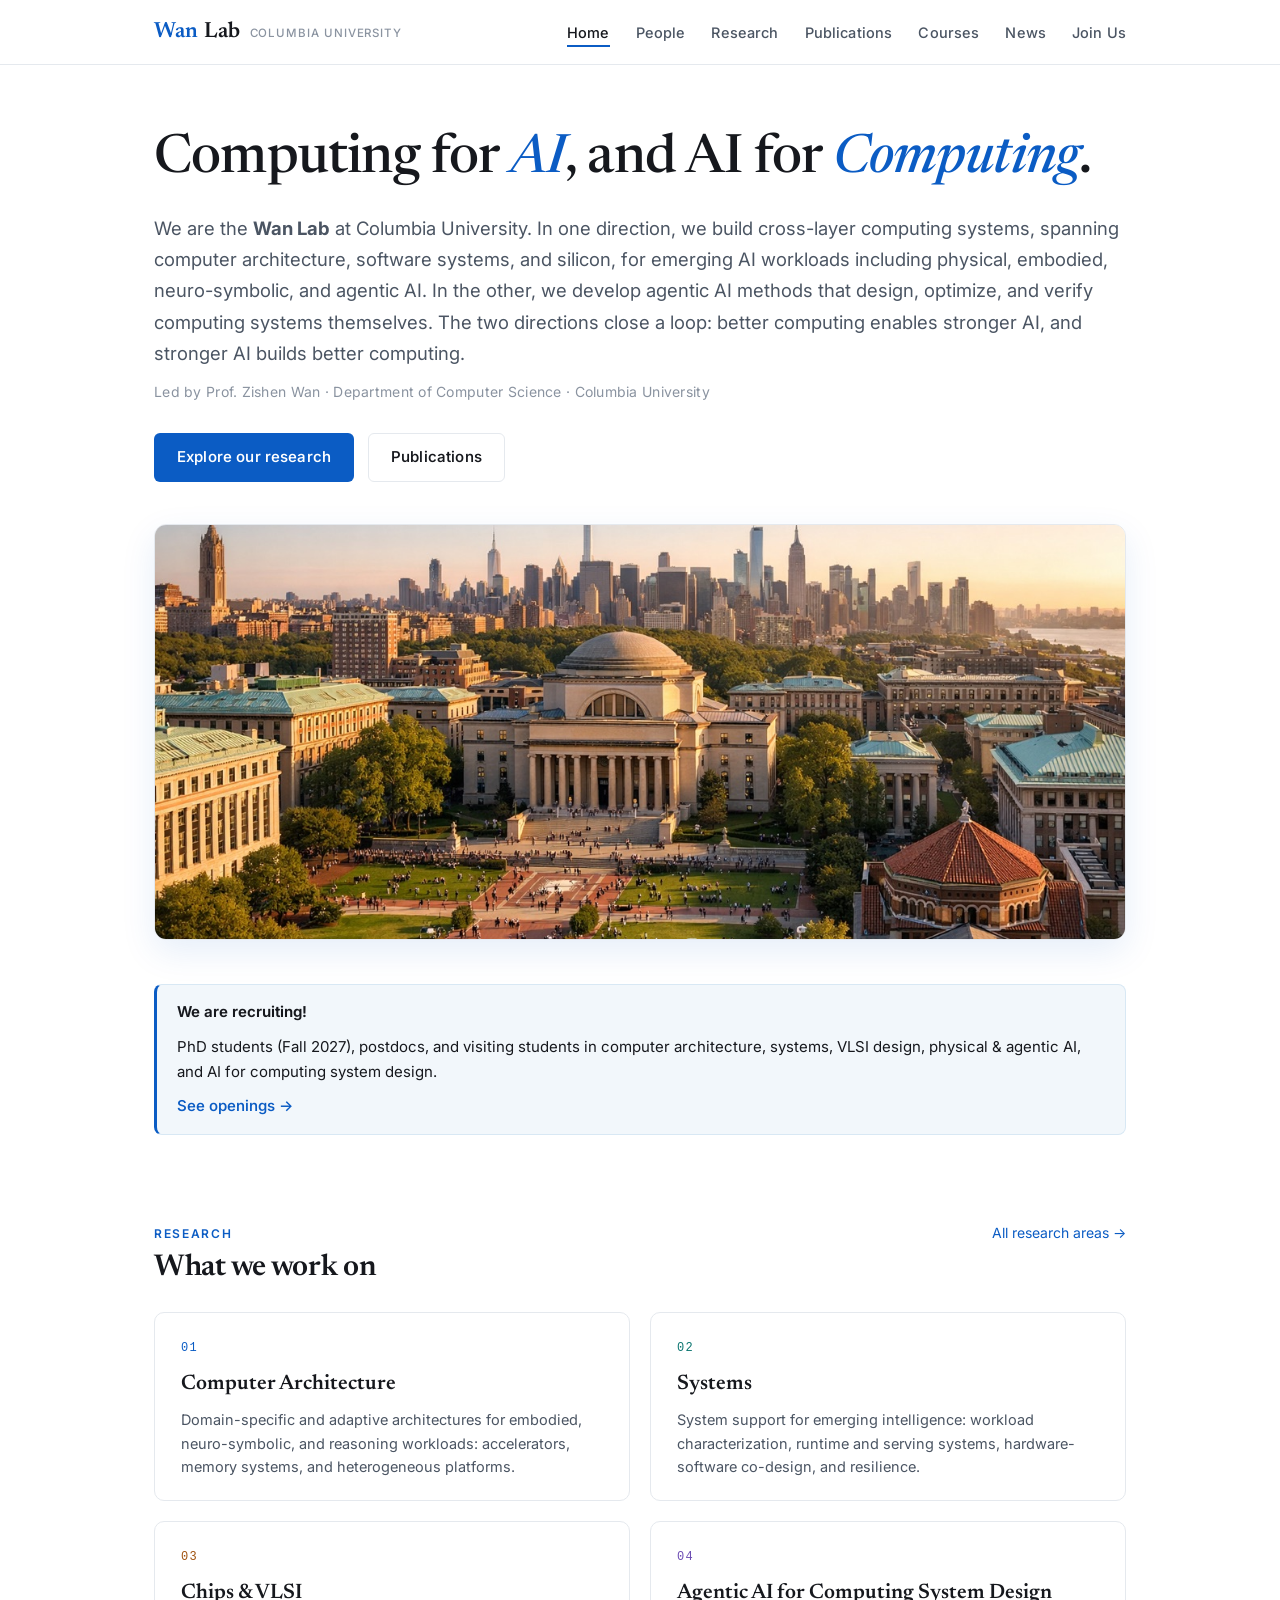
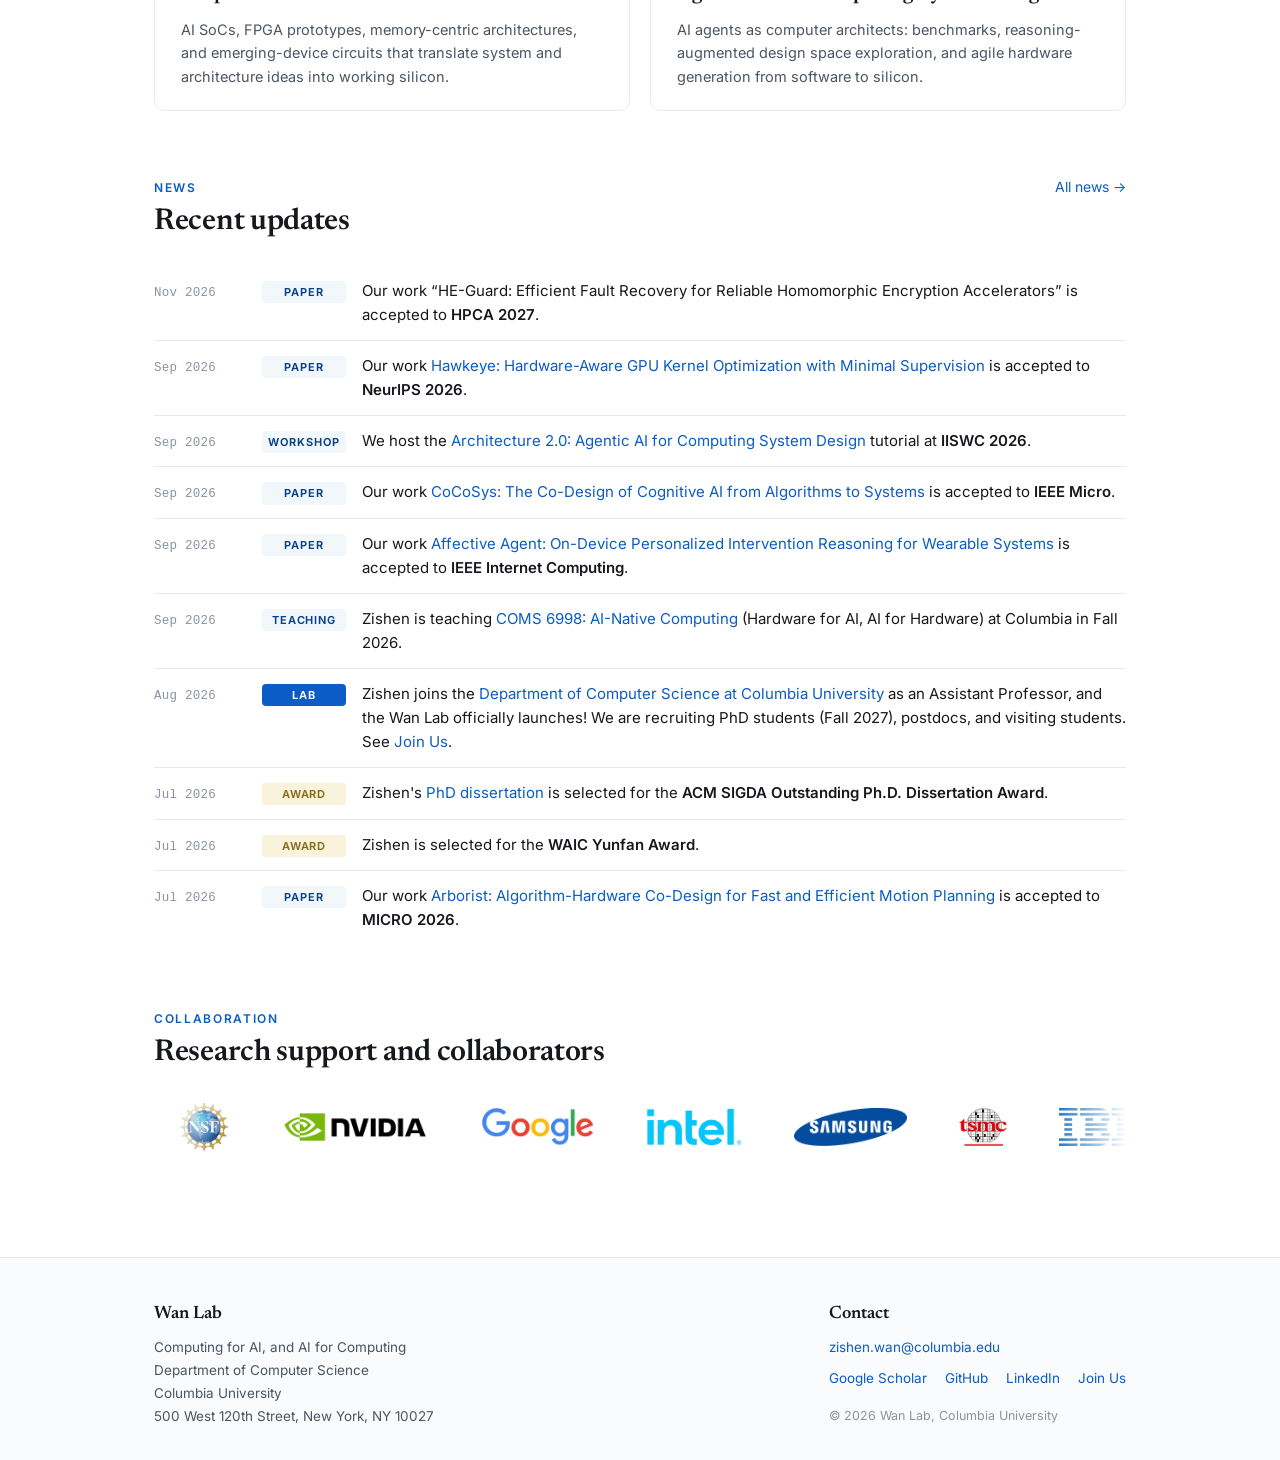
<file: index.html>
<!DOCTYPE html>
<html lang="en">
<head>
  <meta charset="utf-8">
  <meta name="viewport" content="width=device-width, initial-scale=1">
  <title>Wan Lab | Columbia University</title>
  <meta name="description" content="The Wan Lab at Columbia University builds computing systems for emerging AI, and develops agentic AI that designs computing systems, across computer architecture, systems, and VLSI design. Led by Prof. Zishen Wan.">
  <meta property="og:title" content="Wan Lab | Columbia University">
  <meta property="og:description" content="Computing for AI, and AI for Computing: cross-layer co-design across architecture, systems, and silicon.">
  <meta property="og:type" content="website">
  <meta property="og:image" content="https://wan-research-group.github.io/assets/columbia_campus.jpg">
  <link rel="icon" type="image/svg+xml" href="assets/favicon.svg">
  <link rel="preconnect" href="https://fonts.googleapis.com">
  <link rel="preconnect" href="https://fonts.gstatic.com" crossorigin>
  <link href="https://fonts.googleapis.com/css2?family=Inter:wght@400;500;600;700&family=Newsreader:ital,opsz,wght@0,6..72,400;0,6..72,500;0,6..72,600;1,6..72,400;1,6..72,500&display=swap" rel="stylesheet">
  <link rel="stylesheet" href="css/site.css?v=20261008">
  <!-- Google tag (gtag.js) -->
  <script async src="https://www.googletagmanager.com/gtag/js?id=G-EWSWCE7MTD"></script>
  <script>
    window.dataLayer = window.dataLayer || [];
    function gtag() { dataLayer.push(arguments); }
    gtag('js', new Date());
    gtag('config', 'G-EWSWCE7MTD');
  </script>
</head>
<body data-page="home">

  <main>
    <section class="hero">
      <div class="wrap">
        <h1>Computing for <em>AI</em>, and AI for <em>Computing</em>.</h1>
        <p class="lede">
          We are the <strong>Wan Lab</strong> at Columbia University.
          In one direction, we build cross-layer computing systems, spanning computer architecture,
          software systems, and silicon, for emerging AI workloads including physical, embodied, neuro-symbolic,
          and agentic AI. In the other, we develop agentic AI methods that design, optimize, and verify
          computing systems themselves. The two directions close a loop: better computing enables
          stronger AI, and stronger AI builds better computing.
        </p>
        <p class="hero-meta">Led by Prof. Zishen Wan · Department of Computer Science · Columbia University</p>
        <div class="hero-actions">
          <a class="btn btn-primary" href="research.html">Explore our research</a>
          <a class="btn btn-ghost" href="publications.html">Publications</a>
        </div>
        <img class="hero-banner" src="assets/columbia_campus.jpg" alt="Columbia University campus with Low Library and the Manhattan skyline at sunset">
        <div class="recruit-banner">
          <strong>We are recruiting!</strong>
          <span>PhD students (Fall 2027), postdocs, and visiting students in computer architecture, systems, VLSI design, physical & agentic AI, and AI for computing system design.</span>
          <a class="recruit-link" href="join.html">See openings →</a>
        </div>
      </div>
    </section>

    <section class="section">
      <div class="wrap">
        <div class="section-head">
          <div>
            <div class="eyebrow">Research</div>
            <h2>What we work on</h2>
          </div>
          <a class="more" href="research.html">All research areas →</a>
        </div>
        <div class="pillars" id="pillars"></div>
      </div>
    </section>

    <section class="section">
      <div class="wrap">
        <div class="section-head">
          <div>
            <div class="eyebrow">News</div>
            <h2>Recent updates</h2>
          </div>
          <a class="more" href="news.html">All news →</a>
        </div>
        <div id="home-news"></div>
      </div>
    </section>

    <section class="section collab-section">
      <div class="wrap">
        <div class="section-head">
          <div>
            <div class="eyebrow">Collaboration</div>
            <h2>Research support and collaborators</h2>
          </div>
        </div>
        <div class="collab-viewport" id="collaborators" aria-label="Organizations we collaborate with or are supported by"></div>
      </div>
    </section>
  </main>

  <script src="data/site.js?v=20261008"></script>
  <script src="data/research.js?v=20261008"></script>
  <script src="data/news.js?v=20261024"></script>
  <script src="js/render.js?v=20261023"></script>
</body>
</html>
</file>
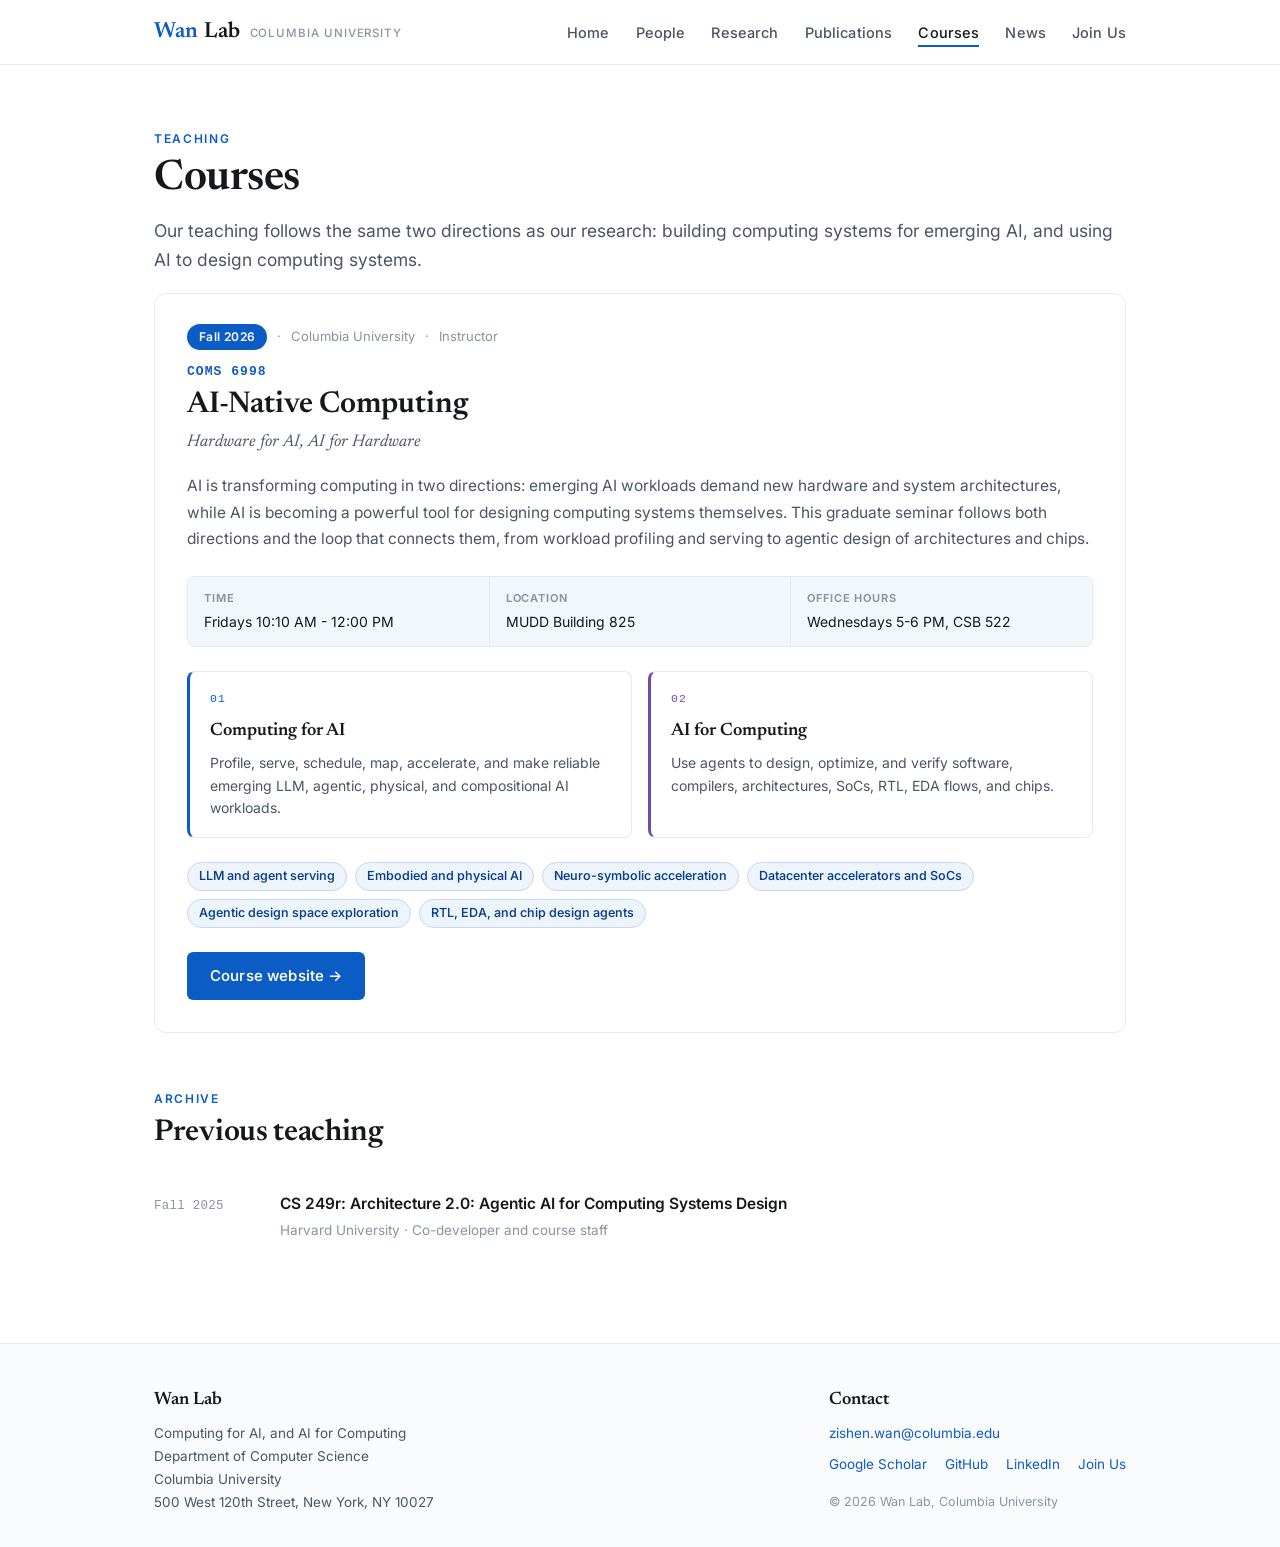
<file: courses.html>
<!DOCTYPE html>
<html lang="en">
<head>
  <meta charset="utf-8">
  <meta name="viewport" content="width=device-width, initial-scale=1">
  <title>Courses | Wan Lab</title>
  <meta name="description" content="Courses taught by Prof. Zishen Wan at Columbia University, including COMS 6998: AI-Native Computing (Hardware for AI, AI for Hardware).">
  <link rel="icon" type="image/svg+xml" href="assets/favicon.svg">
  <link rel="preconnect" href="https://fonts.googleapis.com">
  <link rel="preconnect" href="https://fonts.gstatic.com" crossorigin>
  <link href="https://fonts.googleapis.com/css2?family=Inter:wght@400;500;600;700&family=Newsreader:ital,opsz,wght@0,6..72,400;0,6..72,500;0,6..72,600;1,6..72,400;1,6..72,500&display=swap" rel="stylesheet">
  <link rel="stylesheet" href="css/site.css?v=20261008">
  <!-- Google tag (gtag.js) -->
  <script async src="https://www.googletagmanager.com/gtag/js?id=G-EWSWCE7MTD"></script>
  <script>
    window.dataLayer = window.dataLayer || [];
    function gtag() { dataLayer.push(arguments); }
    gtag('js', new Date());
    gtag('config', 'G-EWSWCE7MTD');
  </script>
</head>
<body data-page="courses">

  <main>
    <div class="page-head">
      <div class="wrap">
        <div class="eyebrow">Teaching</div>
        <h1 class="page-title">Courses</h1>
        <p class="page-lede">
          Our teaching follows the same two directions as our research: building computing systems
          for emerging AI, and using AI to design computing systems.
        </p>
      </div>
    </div>

    <div class="wrap">
      <div id="courses-current"></div>
      <div id="courses-past"></div>
    </div>
  </main>

  <script src="data/site.js?v=20261008"></script>
  <script src="data/courses.js?v=20261008"></script>
  <script src="js/render.js?v=20261023"></script>
</body>
</html>
</file>
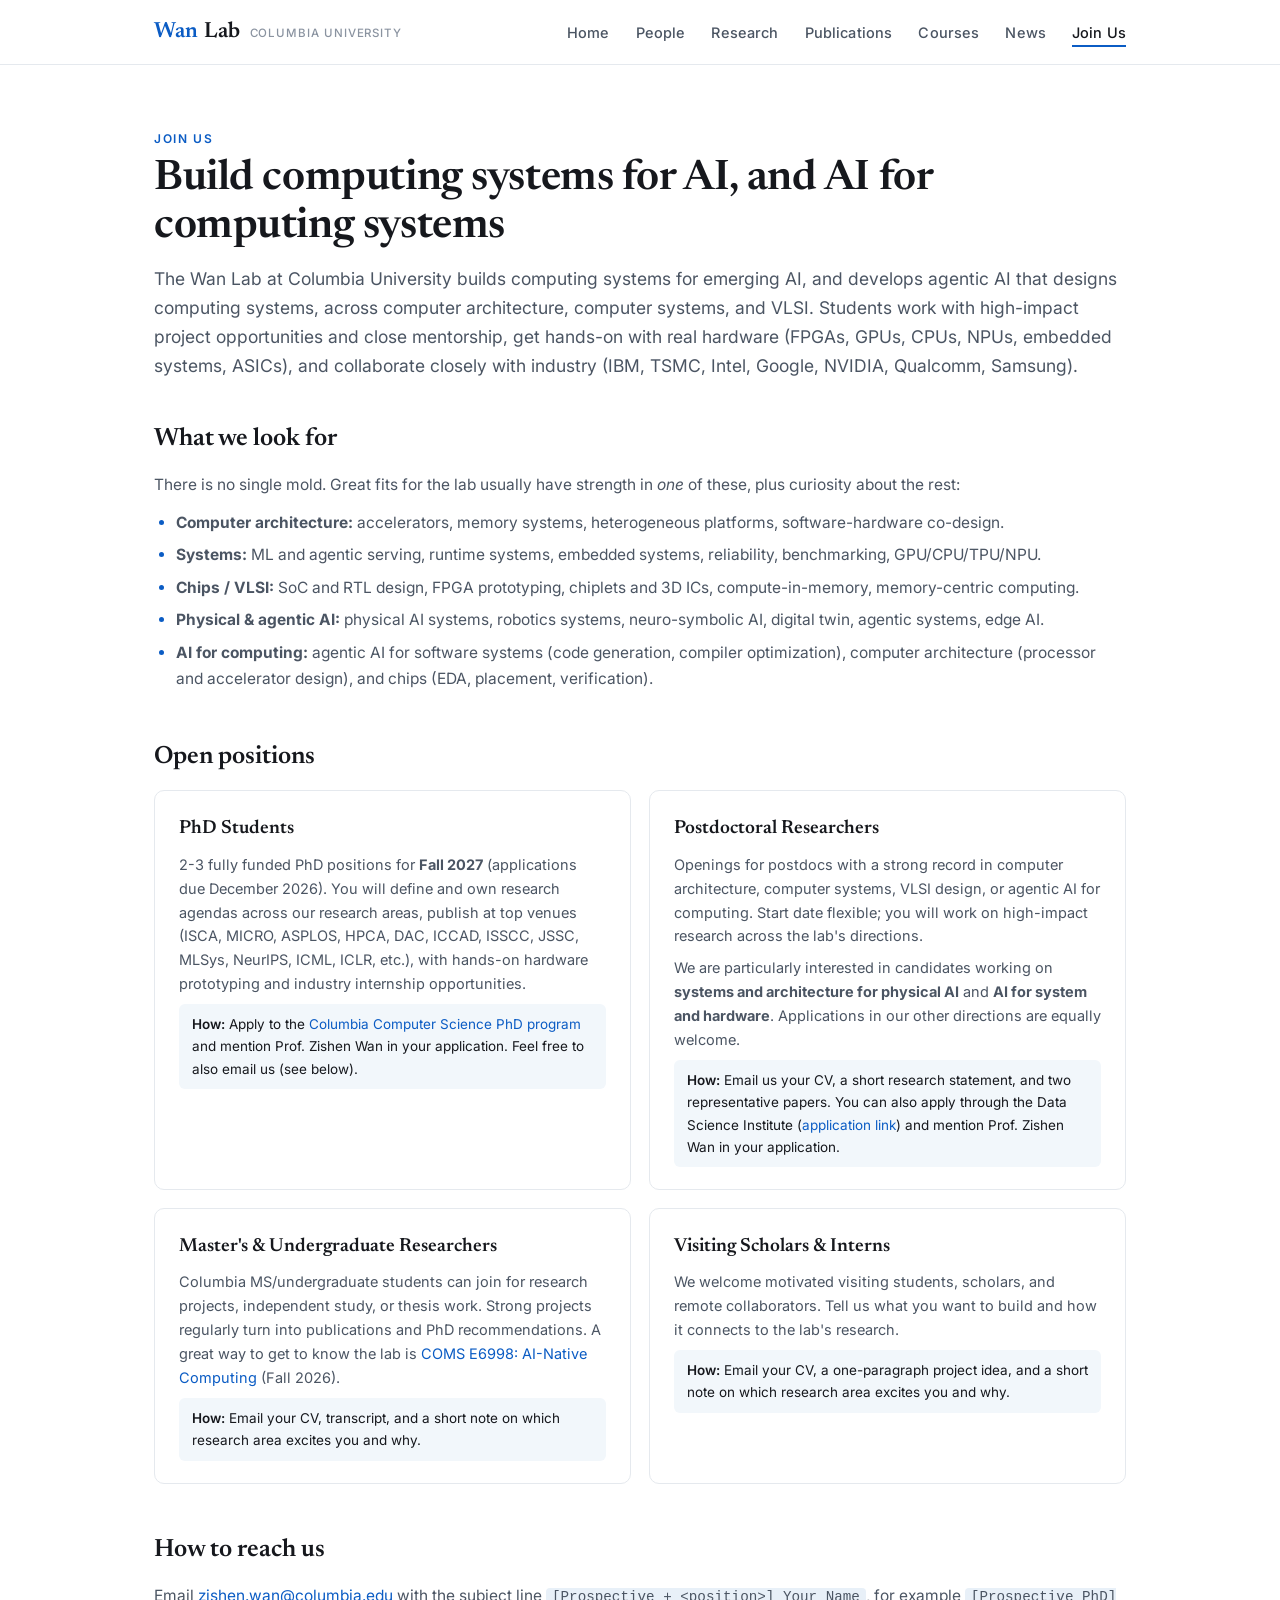
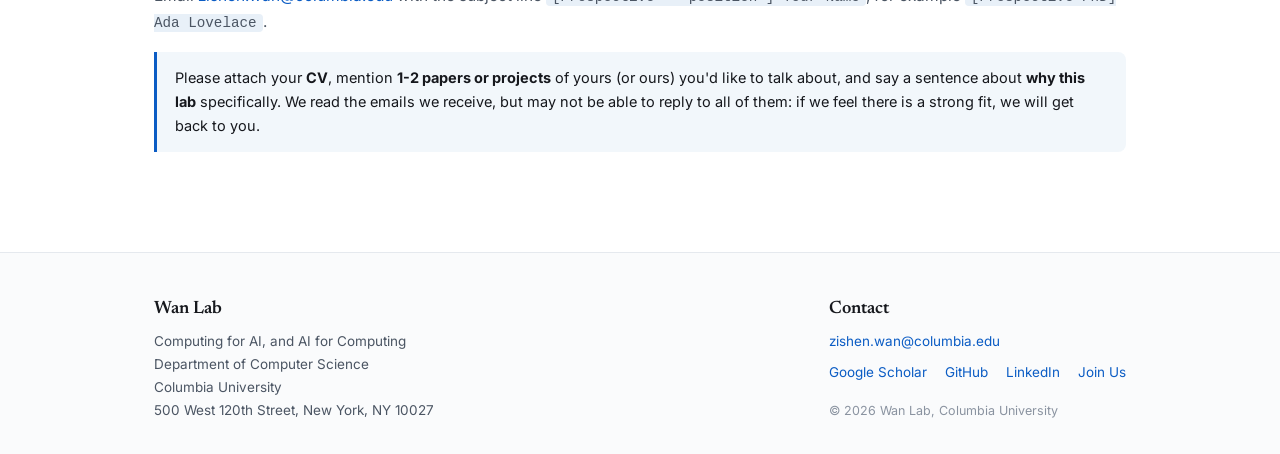
<file: join.html>
<!DOCTYPE html>
<html lang="en">
<head>
  <meta charset="utf-8">
  <meta name="viewport" content="width=device-width, initial-scale=1">
  <title>Join Us | Wan Lab</title>
  <meta name="description" content="Join the Wan Lab at Columbia University: open positions for PhD students, postdocs, master's and undergraduate researchers, and visiting scholars.">
  <link rel="icon" type="image/svg+xml" href="assets/favicon.svg">
  <link rel="preconnect" href="https://fonts.googleapis.com">
  <link rel="preconnect" href="https://fonts.gstatic.com" crossorigin>
  <link href="https://fonts.googleapis.com/css2?family=Inter:wght@400;500;600;700&family=Newsreader:ital,opsz,wght@0,6..72,400;0,6..72,500;0,6..72,600;1,6..72,400;1,6..72,500&display=swap" rel="stylesheet">
  <link rel="stylesheet" href="css/site.css?v=20261008">
  <!-- Google tag (gtag.js) -->
  <script async src="https://www.googletagmanager.com/gtag/js?id=G-EWSWCE7MTD"></script>
  <script>
    window.dataLayer = window.dataLayer || [];
    function gtag() { dataLayer.push(arguments); }
    gtag('js', new Date());
    gtag('config', 'G-EWSWCE7MTD');
  </script>
</head>
<body data-page="join">

  <main>
    <div class="page-head">
      <div class="wrap">
        <div class="eyebrow">Join Us</div>
        <h1 class="page-title">Build computing systems for AI, and AI for computing systems</h1>
        <p class="page-lede">
          The Wan Lab at Columbia University builds computing systems for emerging AI, and develops agentic AI that designs
          computing systems, across computer architecture, computer systems, and VLSI.
          Students work with high-impact project opportunities and close mentorship, get hands-on with real
          hardware (FPGAs, GPUs, CPUs, NPUs, embedded systems, ASICs), and collaborate closely with
          industry (IBM, TSMC, Intel, Google, NVIDIA, Qualcomm, Samsung).
        </p>
      </div>
    </div>

    <div class="wrap">
      <section class="join-section">
        <h2>What we look for</h2>
        <p>
          There is no single mold. Great fits for the lab usually have strength in <em>one</em> of these,
          plus curiosity about the rest:
        </p>
        <ul>
          <li><strong>Computer architecture:</strong> accelerators, memory systems, heterogeneous platforms, software-hardware co-design.</li>
          <li><strong>Systems:</strong> ML and agentic serving, runtime systems, embedded systems, reliability, benchmarking, GPU/CPU/TPU/NPU.</li>
          <li><strong>Chips / VLSI:</strong> SoC and RTL design, FPGA prototyping, chiplets and 3D ICs, compute-in-memory, memory-centric computing.</li>
          <li><strong>Physical &amp; agentic AI:</strong> physical AI systems, robotics systems, neuro-symbolic AI, digital twin, agentic systems, edge AI.</li>
          <li><strong>AI for computing:</strong> agentic AI for software systems (code generation, compiler optimization),
              computer architecture (processor and accelerator design), and chips (EDA, placement, verification).</li>
        </ul>
      </section>

      <section class="join-section">
        <h2>Open positions</h2>
        <div class="role-cards">
          <div class="role-card">
            <h3>PhD Students</h3>
            <p>
              2-3 fully funded PhD positions for <strong>Fall 2027</strong> (applications due December 2026).
              You will define and own research agendas across our research areas, publish at top venues
              (ISCA, MICRO, ASPLOS, HPCA, DAC, ICCAD, ISSCC, JSSC, MLSys, NeurIPS, ICML, ICLR, etc.), with hands-on hardware prototyping
              and industry internship opportunities.
            </p>
            <div class="role-how">
              <b>How:</b> Apply to the
              <a href="https://www.cs.columbia.edu/education/admissions/">Columbia Computer Science PhD program</a>
              and mention Prof. Zishen Wan in your application. Feel free to also email us (see below).
            </div>
          </div>
          <div class="role-card">
            <h3>Postdoctoral Researchers</h3>
            <p>
              Openings for postdocs with a strong record in computer architecture, computer systems,
              VLSI design, or agentic AI for computing. Start date flexible; you will work on
              high-impact research across the lab's directions.
            </p>
            <p>
              We are particularly interested in candidates working on <strong>systems and architecture for physical AI</strong>
              and <strong>AI for system and hardware</strong>.
              Applications in our other directions are equally welcome.
            </p>
            <div class="role-how">
              <b>How:</b> Email us your CV, a short research statement, and two representative papers.
              You can also apply through the Data Science Institute
              (<a href="https://apply.interfolio.com/180076">application link</a>) and mention Prof. Zishen Wan in your application.
            </div>
          </div>
          <div class="role-card">
            <h3>Master's &amp; Undergraduate Researchers</h3>
            <p>
              Columbia MS/undergraduate students can join for research projects, independent study, or thesis work.
              Strong projects regularly turn into publications and PhD recommendations. A great way to get to
              know the lab is <a href="https://wan-research-group.github.io/coms6998-f26/">COMS E6998:
              AI-Native Computing</a> (Fall 2026).
            </p>
            <div class="role-how">
              <b>How:</b> Email your CV, transcript, and a short note on which research area excites you and why.
            </div>
          </div>
          <div class="role-card">
            <h3>Visiting Scholars &amp; Interns</h3>
            <p>
              We welcome motivated visiting students, scholars, and remote collaborators.
              Tell us what you want to build and how it connects to the lab's research.
            </p>
            <div class="role-how">
              <b>How:</b> Email your CV, a one-paragraph project idea, and a short note on which
              research area excites you and why.
            </div>
          </div>
        </div>
      </section>

      <section class="join-section">
        <h2>How to reach us</h2>
        <p>
          Email <a href="mailto:zishen.wan@columbia.edu">zishen.wan@columbia.edu</a> with the subject line
          <span class="mono">[Prospective + &lt;position&gt;] Your Name</span>, for example
          <span class="mono">[Prospective PhD] Ada Lovelace</span>.
        </p>
        <div class="callout">
          Please attach your <strong>CV</strong>, mention <strong>1-2 papers or projects</strong>
          of yours (or ours) you'd like to talk about, and say a sentence about <strong>why this lab</strong> specifically.
          We read the emails we receive, but may not be able to reply to all of them: if we feel there is a
          strong fit, we will get back to you.
        </div>
      </section>

    </div>
  </main>

  <script src="data/site.js?v=20261008"></script>
  <script src="data/people.js?v=20261014"></script>
  <script src="js/render.js?v=20261023"></script>
</body>
</html>
</file>
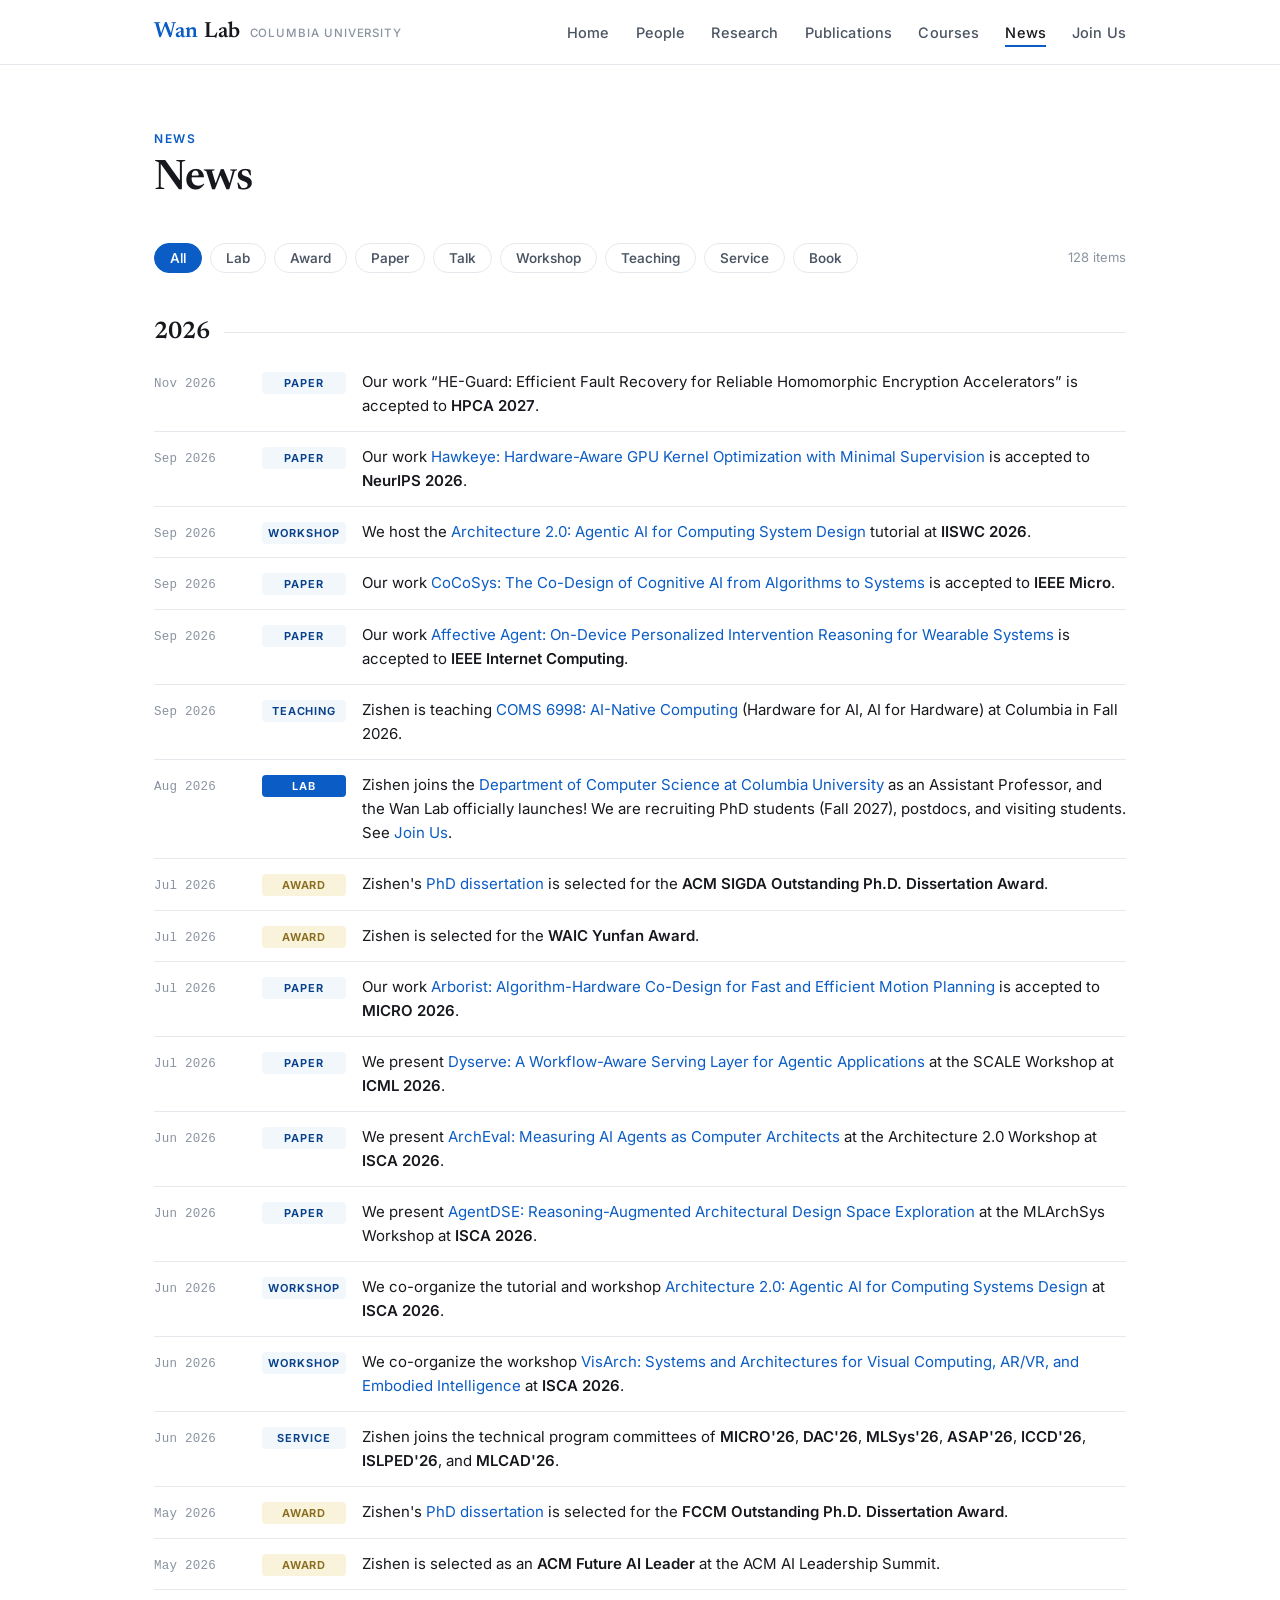
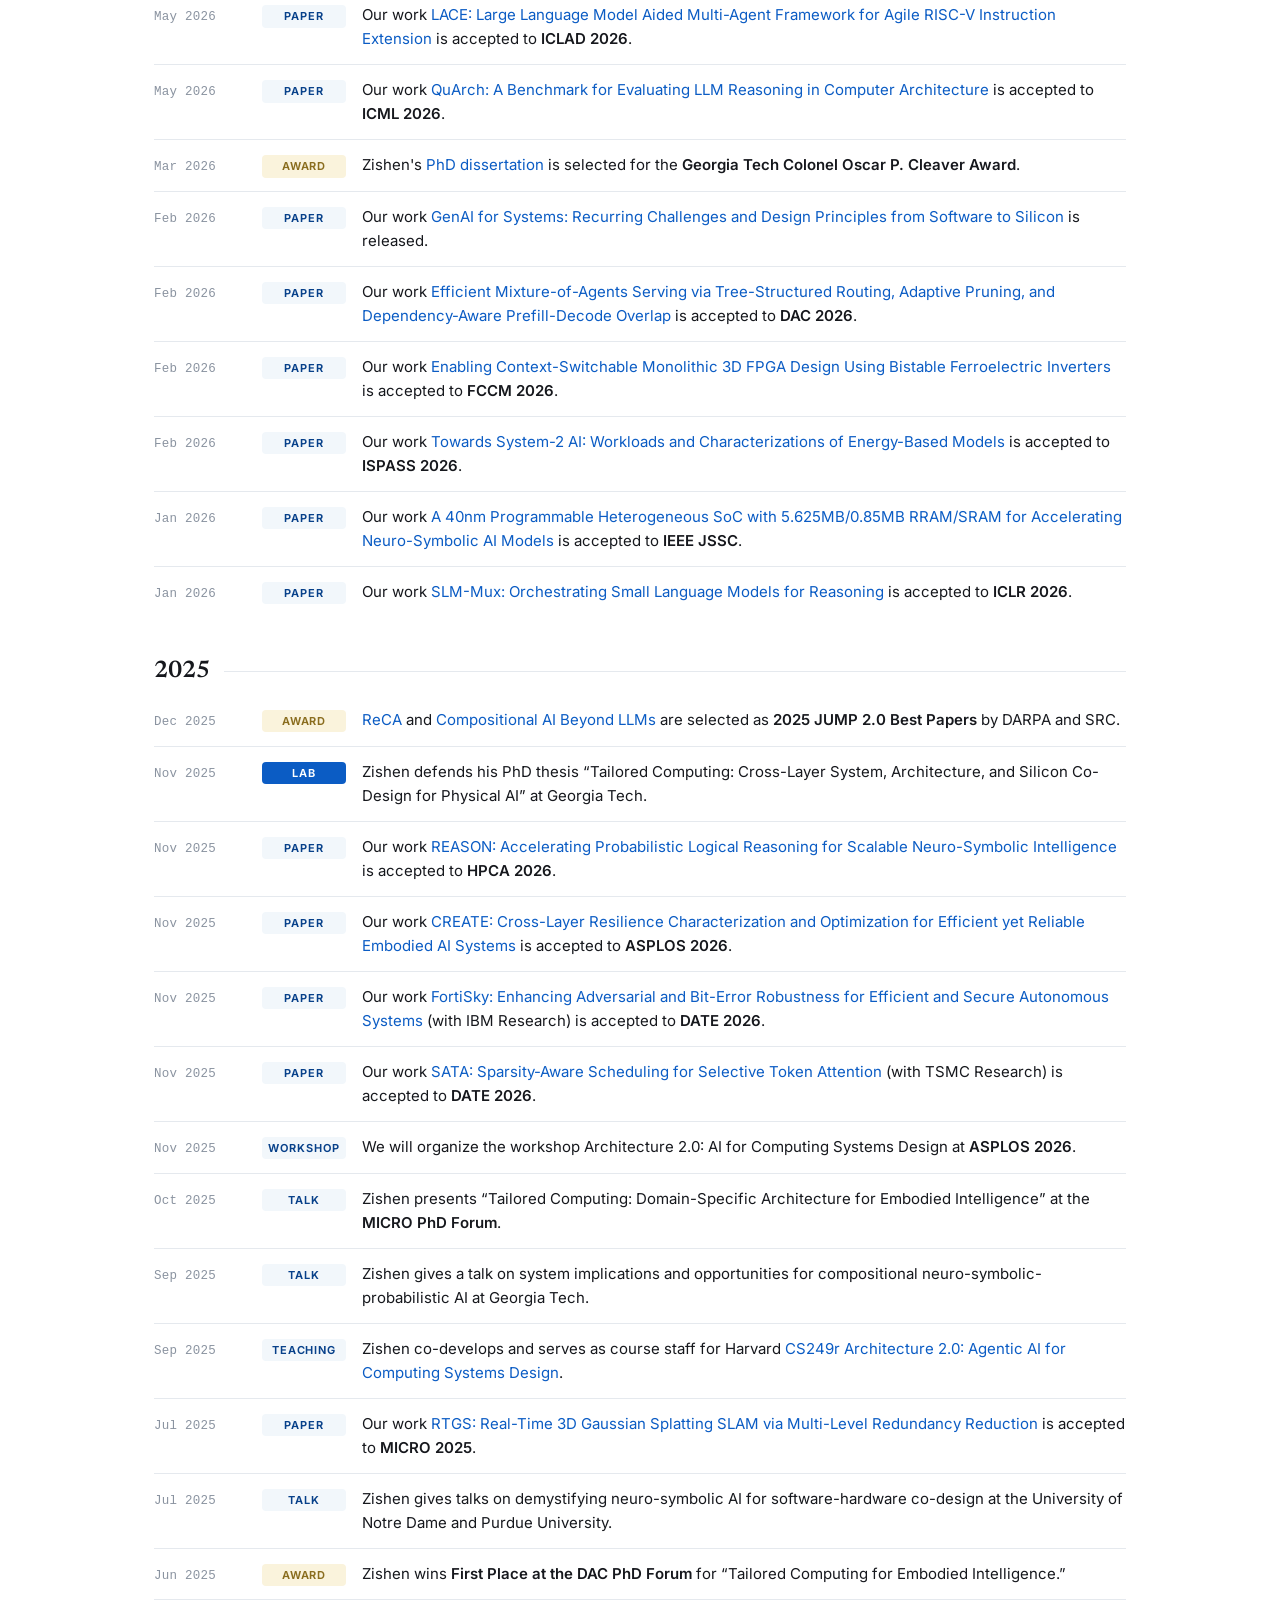
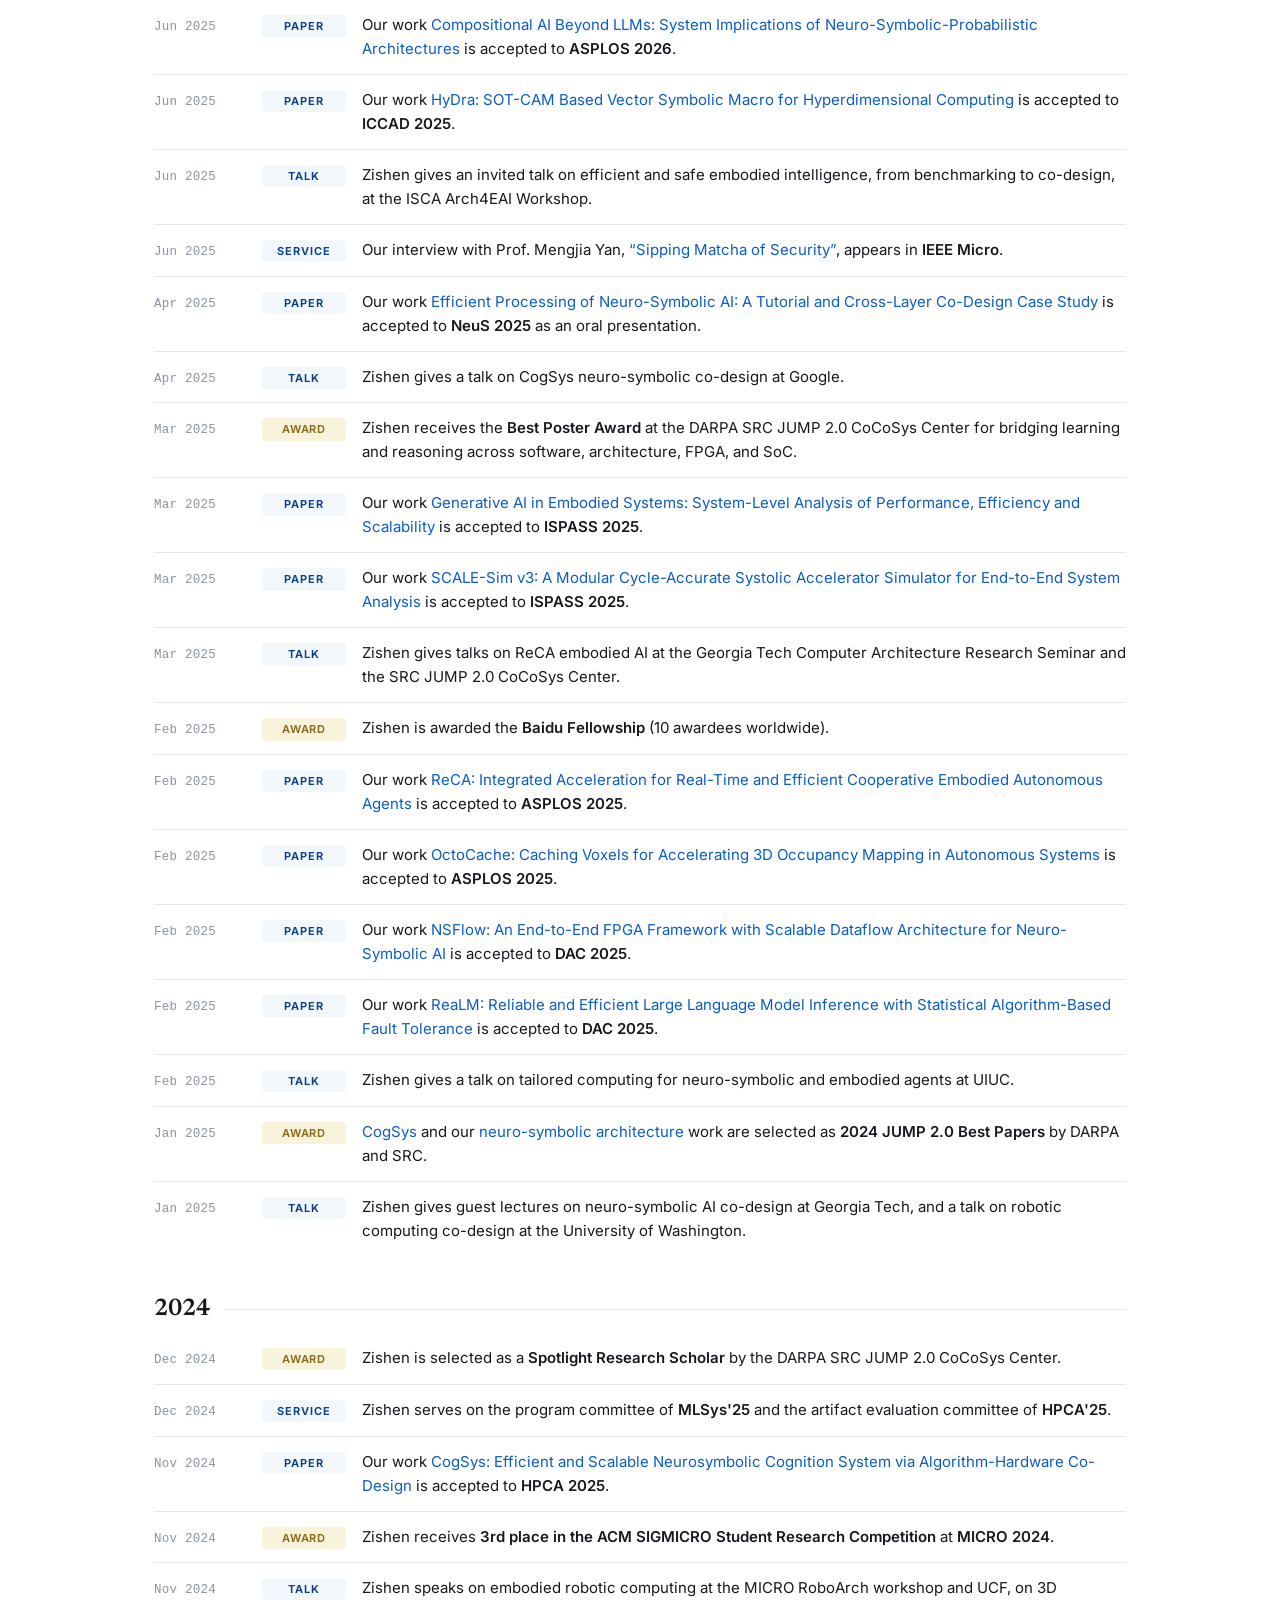
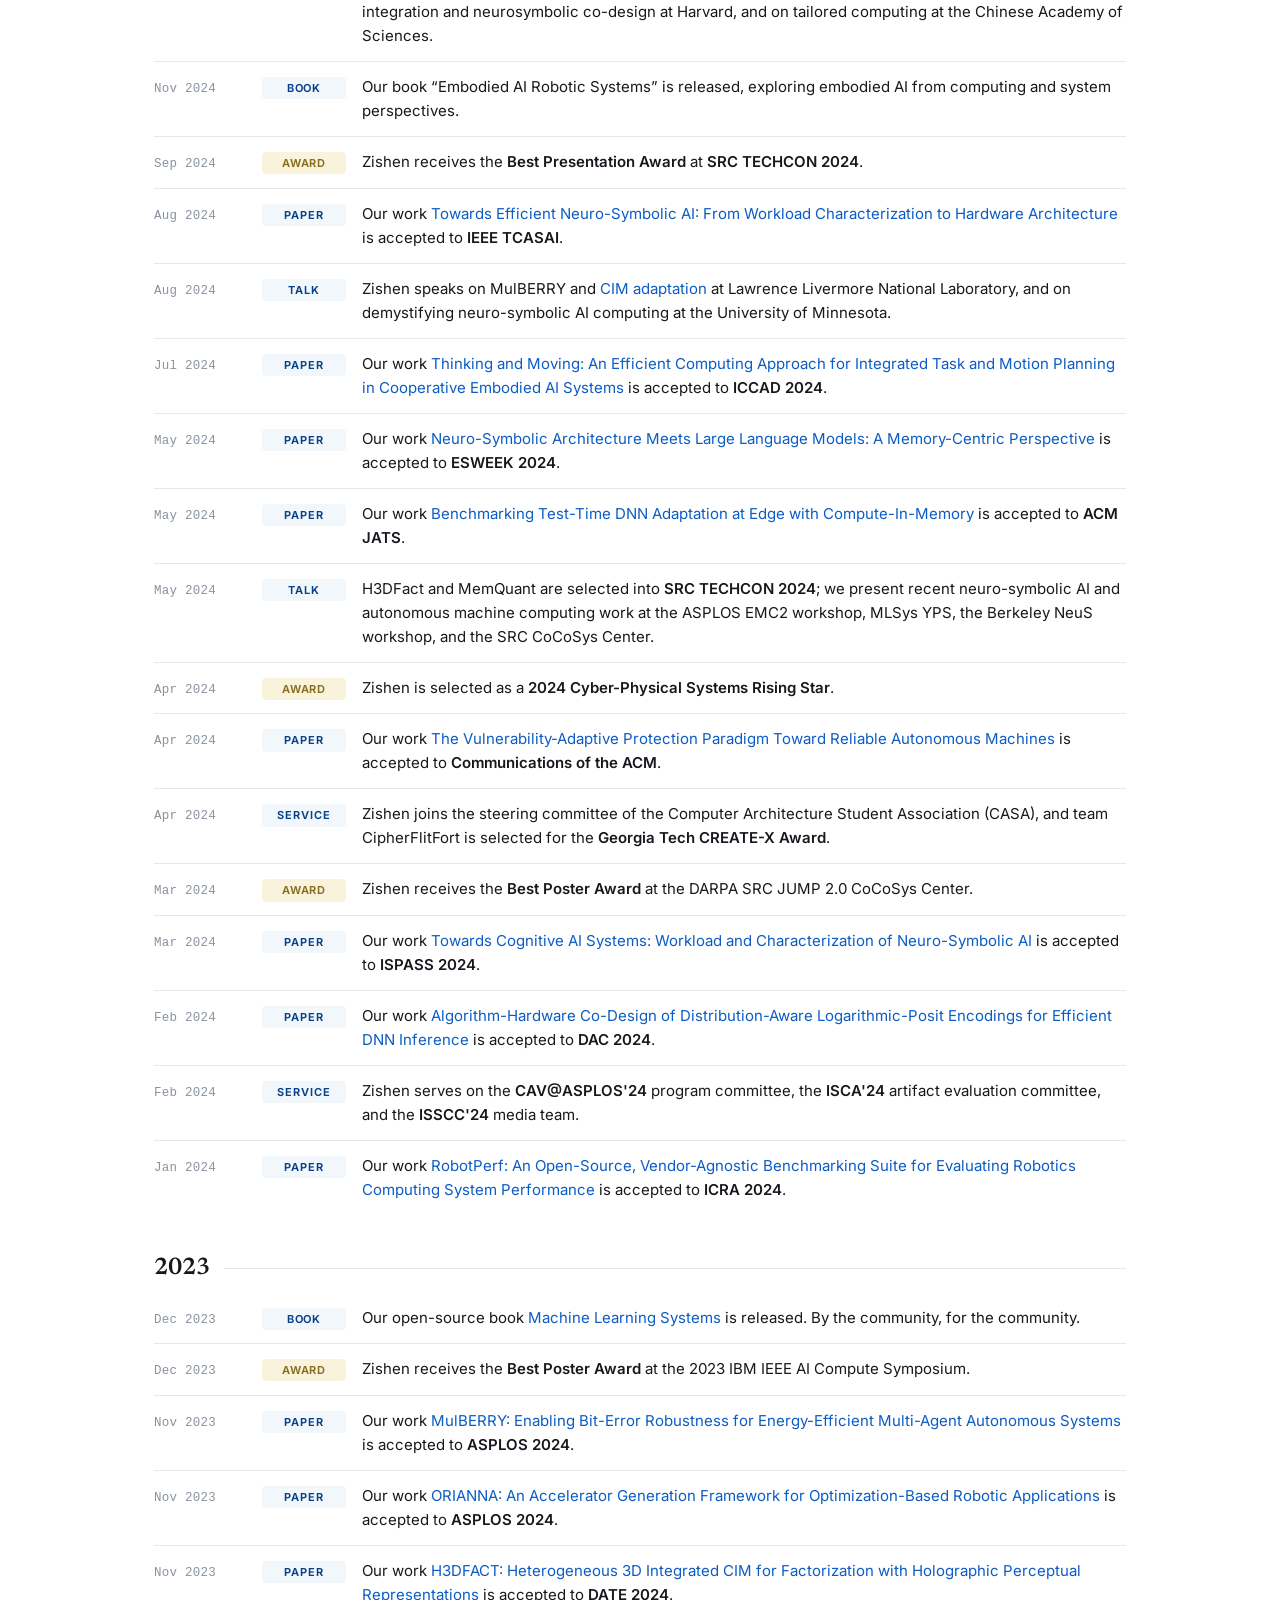
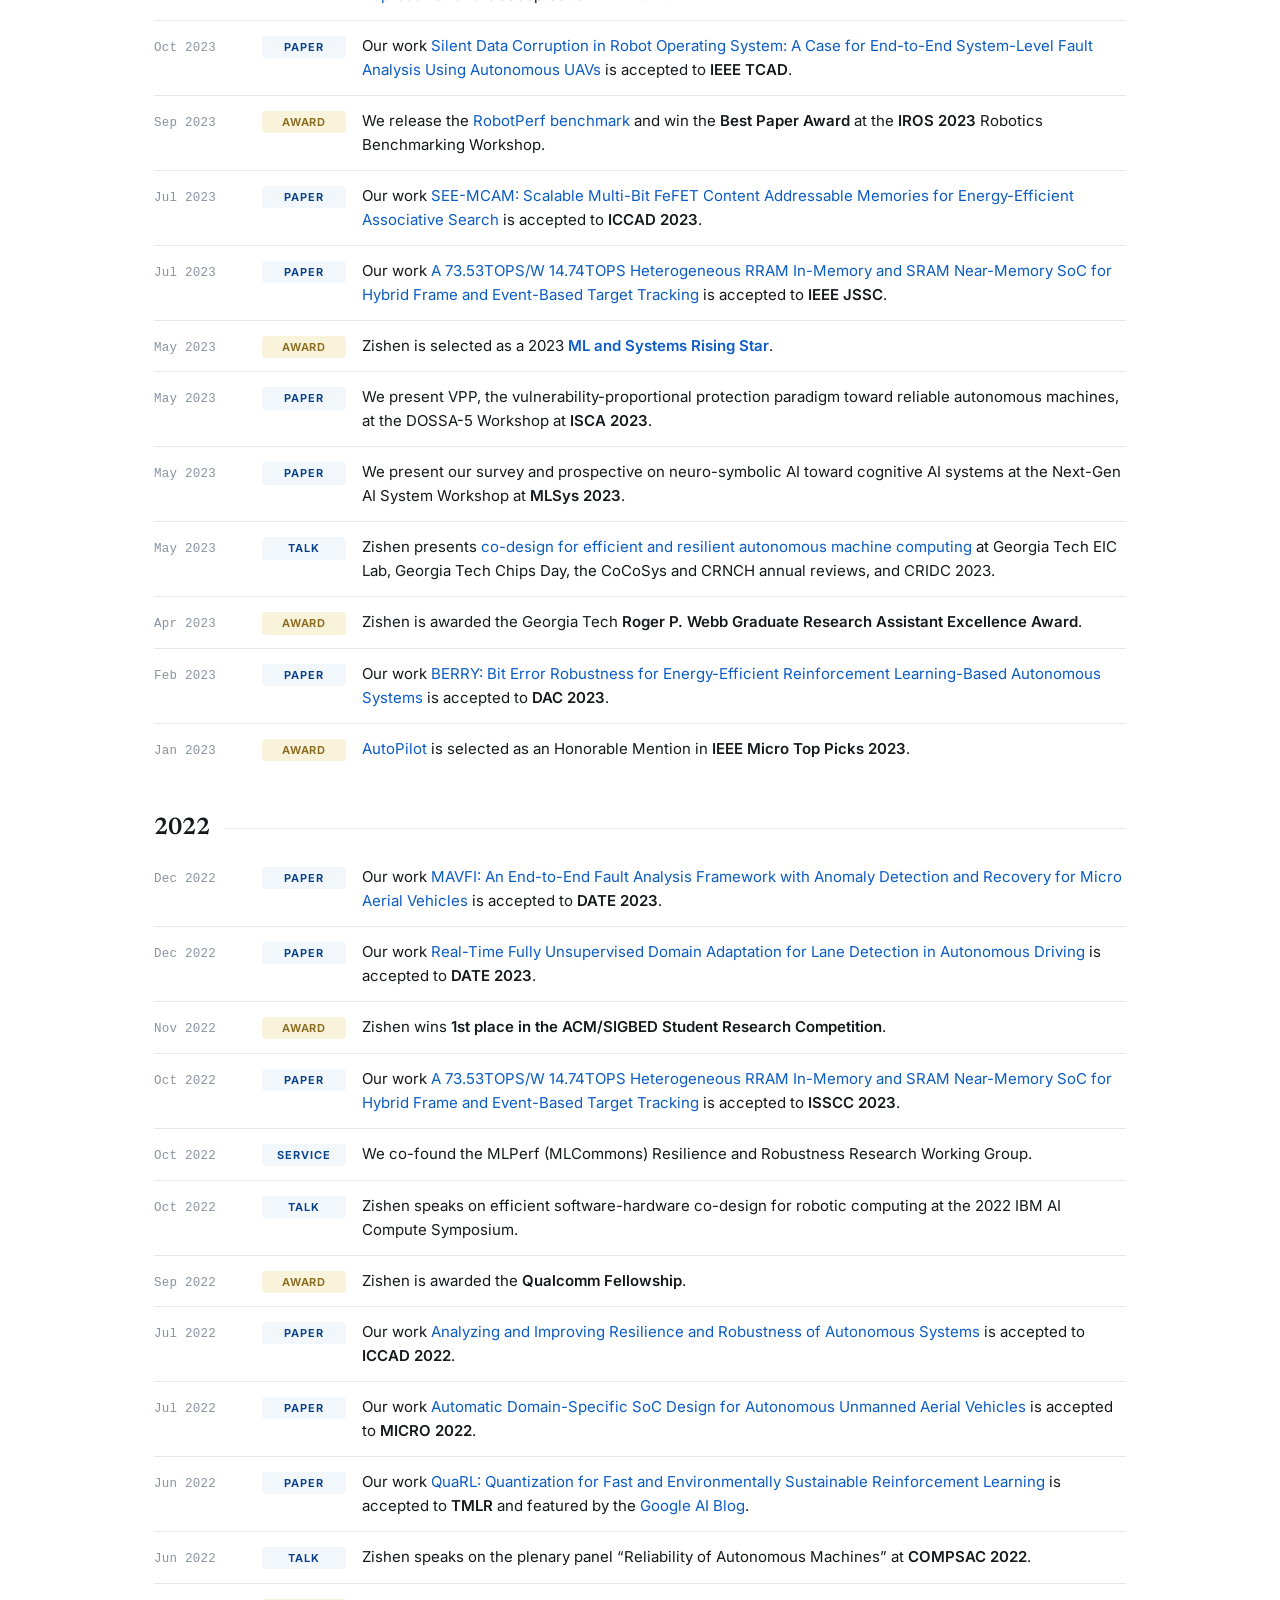
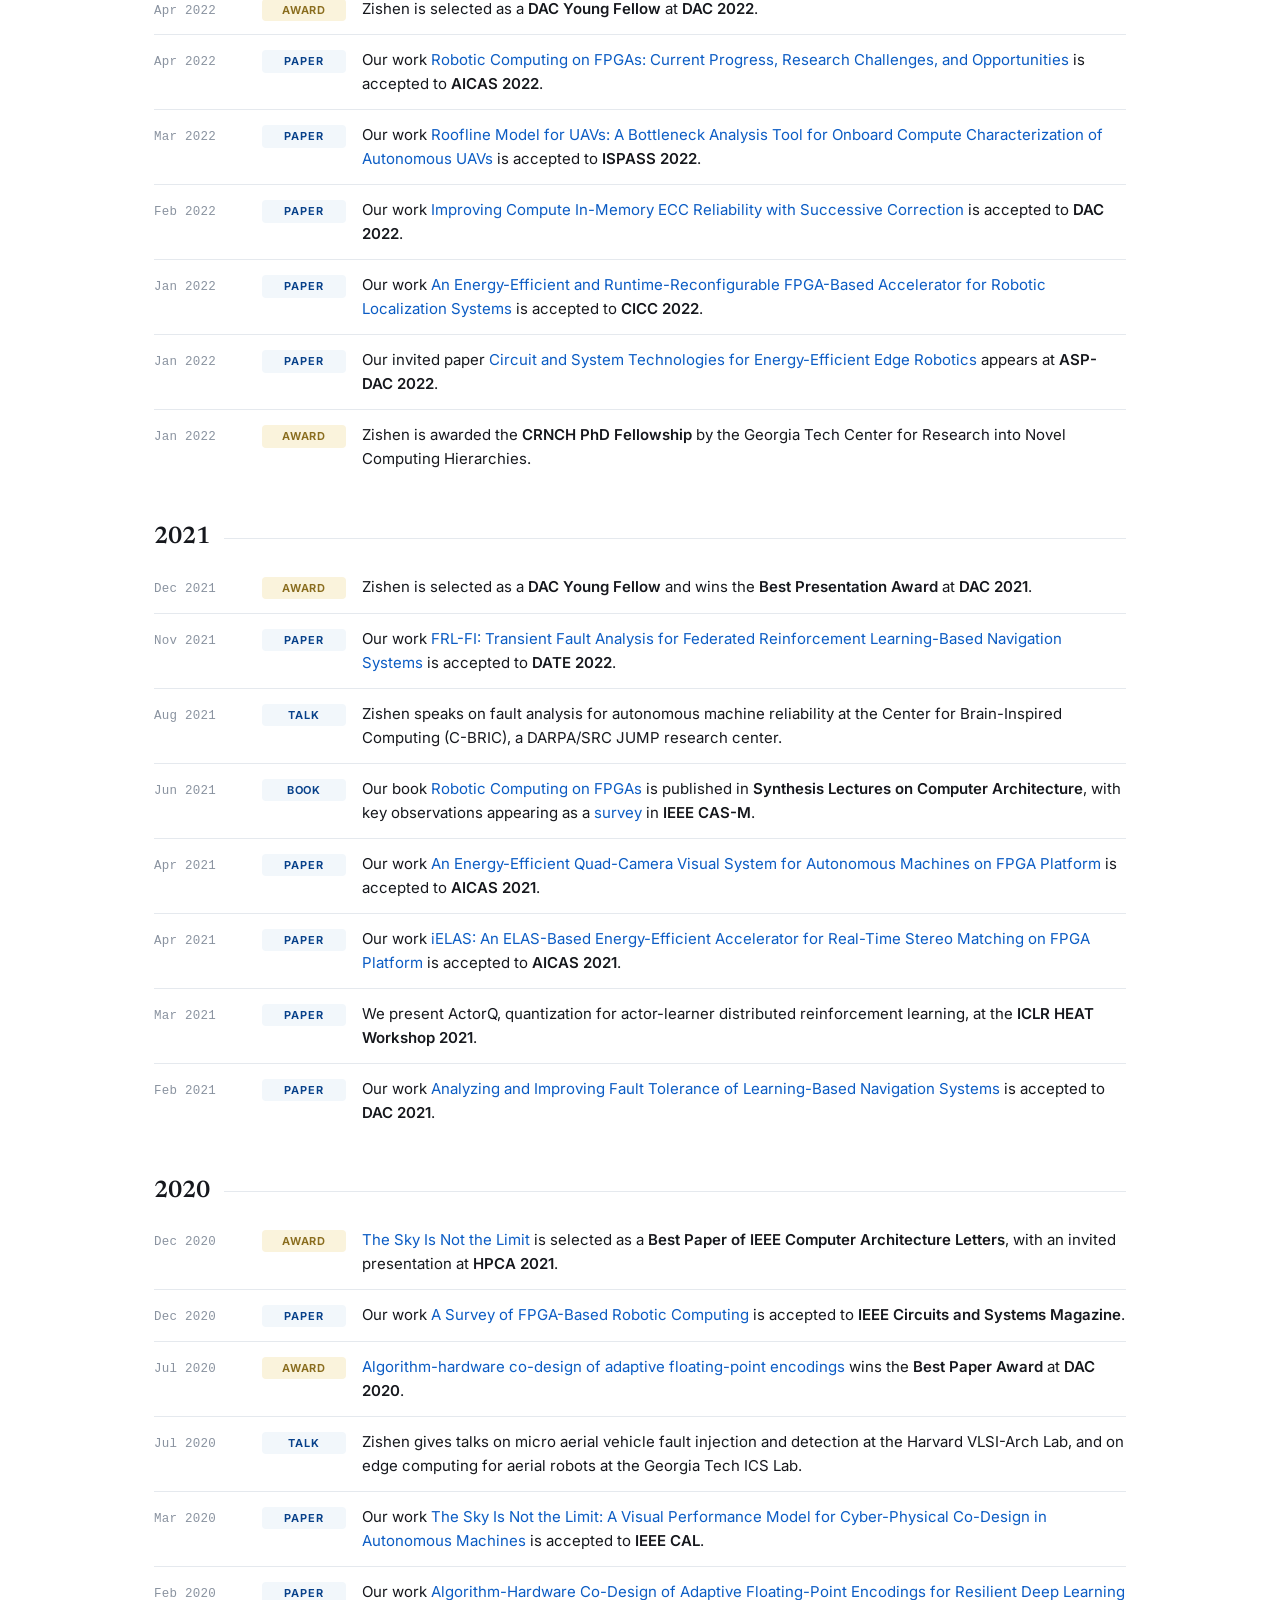
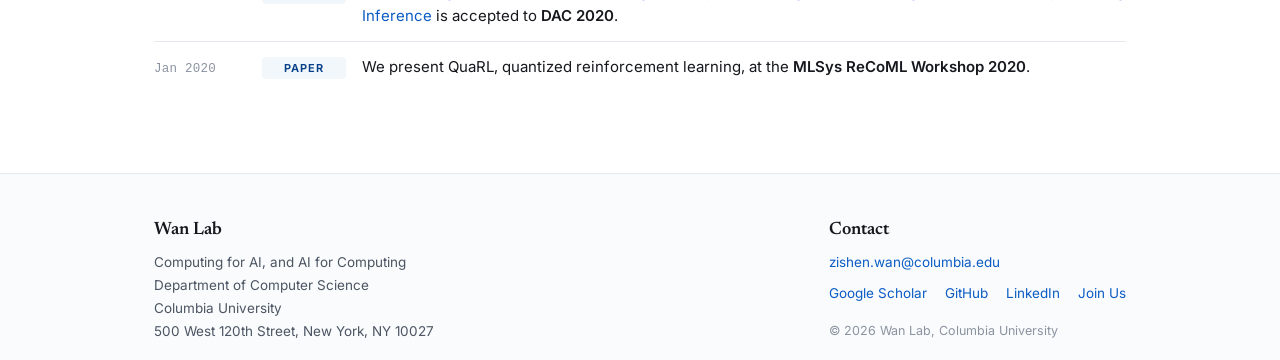
<file: news.html>
<!DOCTYPE html>
<html lang="en">
<head>
  <meta charset="utf-8">
  <meta name="viewport" content="width=device-width, initial-scale=1">
  <title>News | Wan Lab</title>
  <meta name="description" content="News and updates from the Wan Lab at Columbia University.">
  <link rel="icon" type="image/svg+xml" href="assets/favicon.svg">
  <link rel="preconnect" href="https://fonts.googleapis.com">
  <link rel="preconnect" href="https://fonts.gstatic.com" crossorigin>
  <link href="https://fonts.googleapis.com/css2?family=Inter:wght@400;500;600;700&family=Newsreader:ital,opsz,wght@0,6..72,400;0,6..72,500;0,6..72,600;1,6..72,400;1,6..72,500&display=swap" rel="stylesheet">
  <link rel="stylesheet" href="css/site.css?v=20261008">
  <!-- Google tag (gtag.js) -->
  <script async src="https://www.googletagmanager.com/gtag/js?id=G-EWSWCE7MTD"></script>
  <script>
    window.dataLayer = window.dataLayer || [];
    function gtag() { dataLayer.push(arguments); }
    gtag('js', new Date());
    gtag('config', 'G-EWSWCE7MTD');
  </script>
</head>
<body data-page="news">

  <main>
    <div class="page-head">
      <div class="wrap">
        <div class="eyebrow">News</div>
        <h1 class="page-title">News</h1>
      </div>
    </div>

    <div class="wrap">
      <div class="pub-controls" id="news-controls"></div>
      <div id="all-news"></div>
    </div>
  </main>

  <script src="data/site.js?v=20261008"></script>
  <script src="data/people.js?v=20261014"></script>
  <script src="data/news.js?v=20261024"></script>
  <script src="js/render.js?v=20261023"></script>
</body>
</html>
</file>
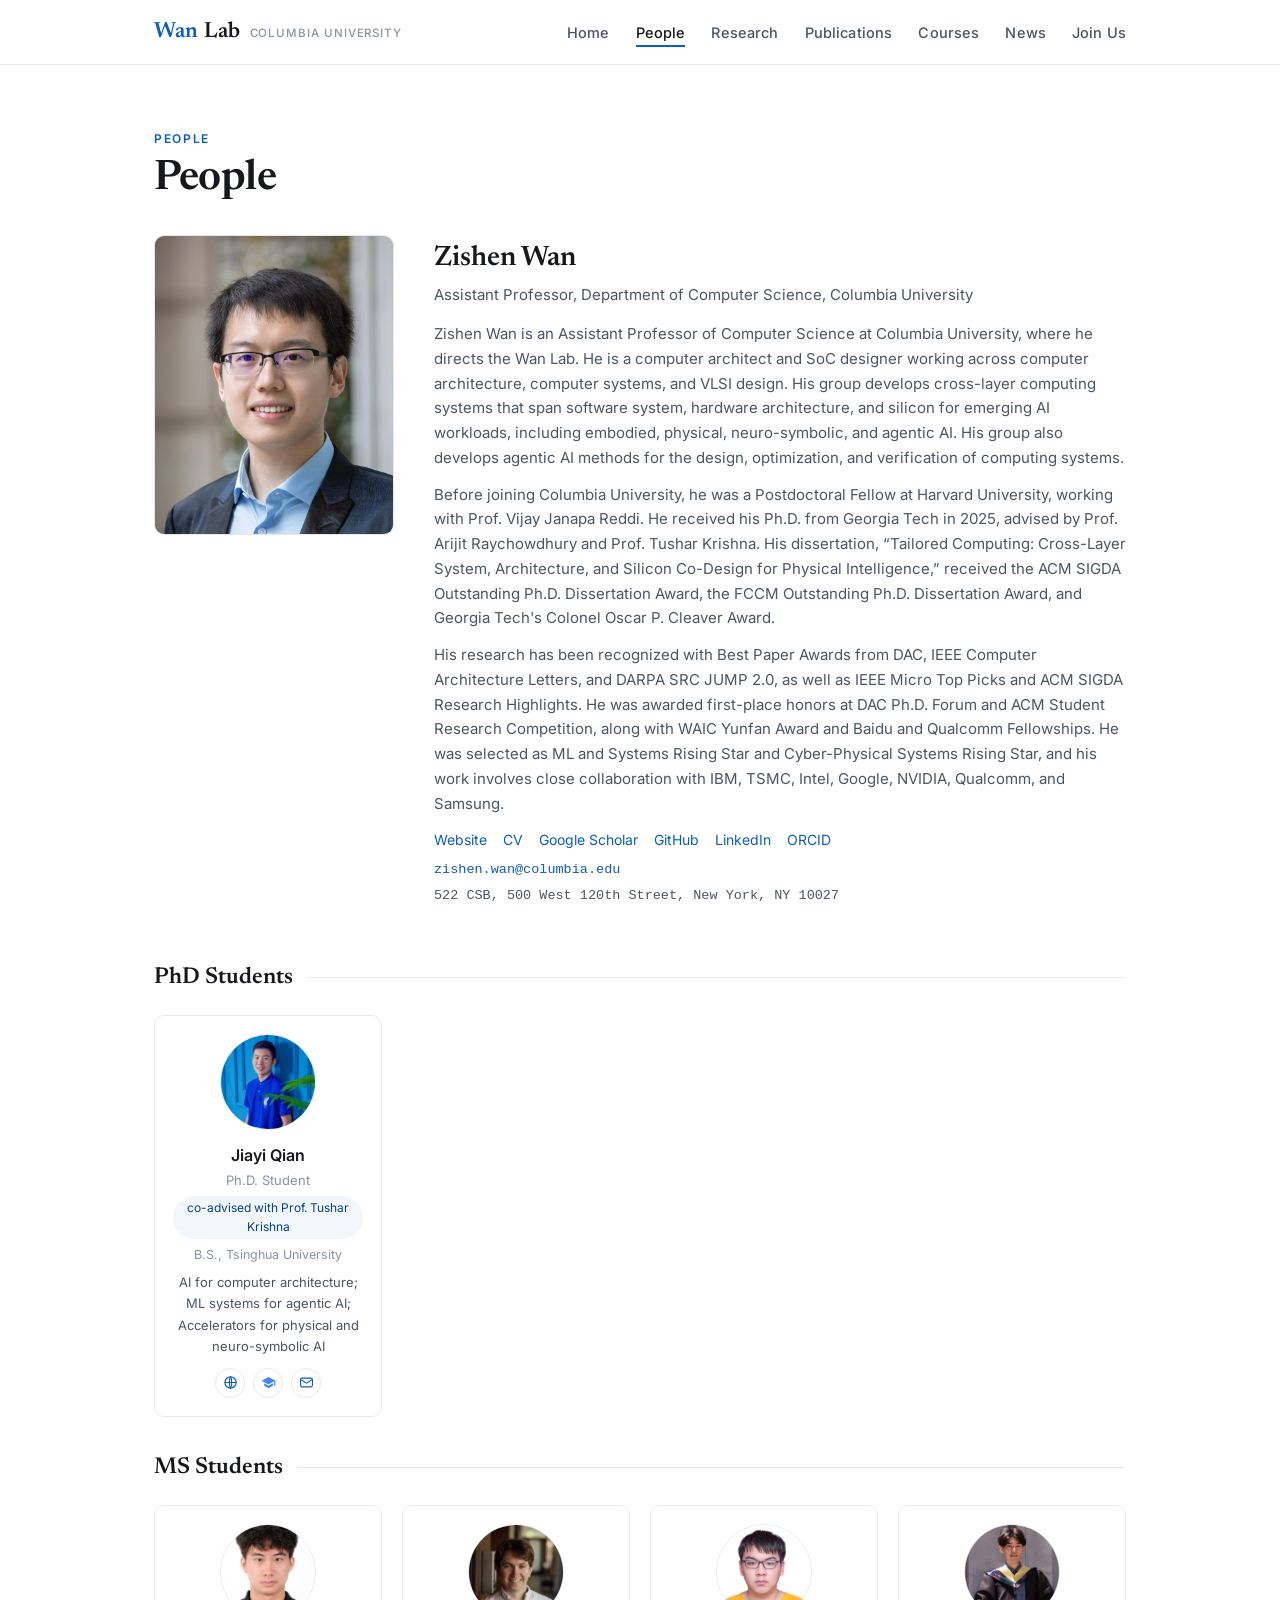
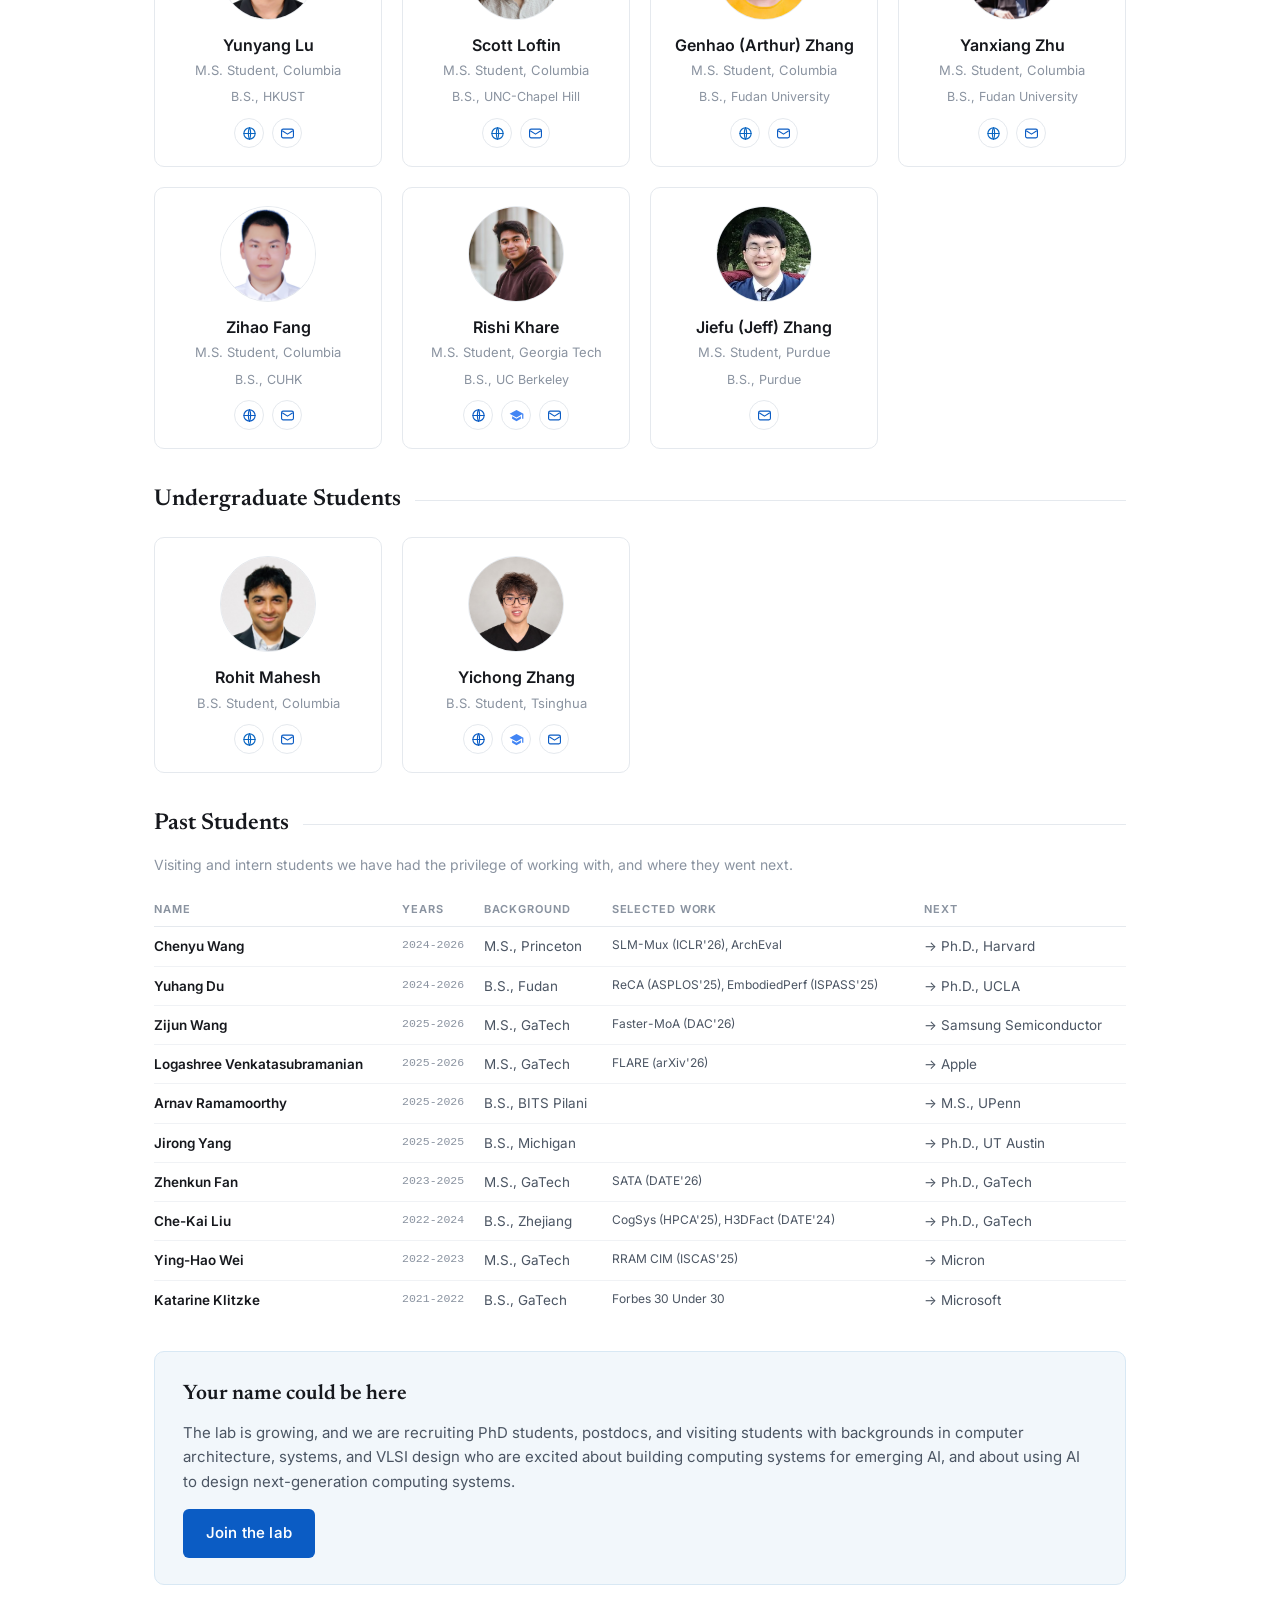
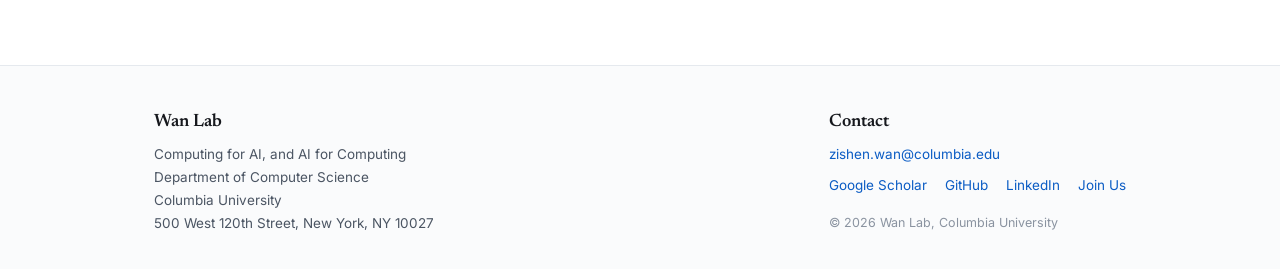
<file: people.html>
<!DOCTYPE html>
<html lang="en">
<head>
  <meta charset="utf-8">
  <meta name="viewport" content="width=device-width, initial-scale=1">
  <title>People | Wan Lab</title>
  <meta name="description" content="People of the Wan Lab at Columbia University, led by Prof. Zishen Wan.">
  <link rel="icon" type="image/svg+xml" href="assets/favicon.svg">
  <link rel="preconnect" href="https://fonts.googleapis.com">
  <link rel="preconnect" href="https://fonts.gstatic.com" crossorigin>
  <link href="https://fonts.googleapis.com/css2?family=Inter:wght@400;500;600;700&family=Newsreader:ital,opsz,wght@0,6..72,400;0,6..72,500;0,6..72,600;1,6..72,400;1,6..72,500&display=swap" rel="stylesheet">
  <link rel="stylesheet" href="css/site.css?v=20261008">
  <!-- Google tag (gtag.js) -->
  <script async src="https://www.googletagmanager.com/gtag/js?id=G-EWSWCE7MTD"></script>
  <script>
    window.dataLayer = window.dataLayer || [];
    function gtag() { dataLayer.push(arguments); }
    gtag('js', new Date());
    gtag('config', 'G-EWSWCE7MTD');
  </script>
</head>
<body data-page="people">

  <main>
    <div class="page-head">
      <div class="wrap">
        <div class="eyebrow">People</div>
        <h1 class="page-title">People</h1>
      </div>
    </div>

    <div class="wrap">
      <div id="pi"></div>
      <div id="people-groups"></div>

      <div class="join-cta-card">
        <h3>Your name could be here</h3>
        <p>
          The lab is growing, and we are recruiting PhD students, postdocs, and visiting students with
          backgrounds in computer architecture, systems, and VLSI design who are excited about building
          computing systems for emerging AI, and about using AI to design next-generation computing systems.
        </p>
        <a class="btn btn-primary" href="join.html">Join the lab</a>
      </div>
    </div>
  </main>

  <script src="data/site.js?v=20261008"></script>
  <script src="data/people.js?v=20261014"></script>
  <script src="js/render.js?v=20261023"></script>
</body>
</html>
</file>
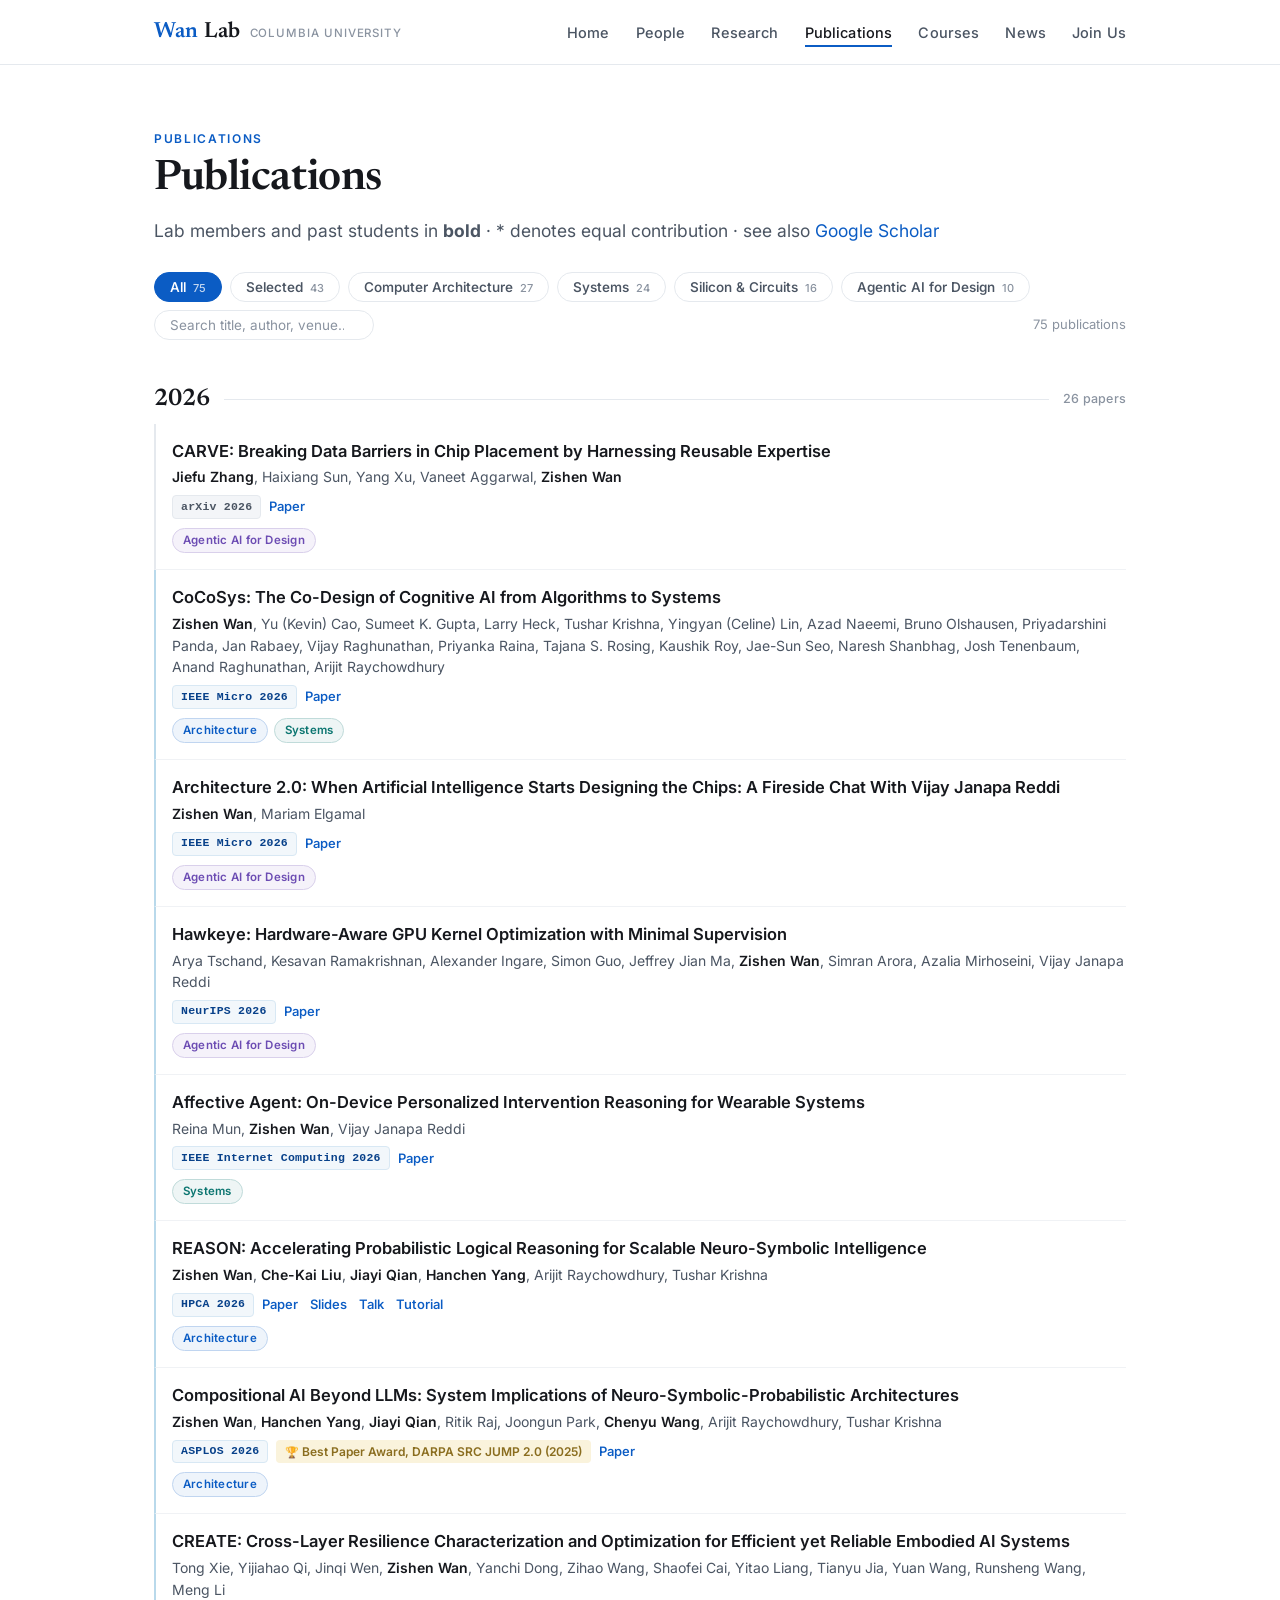
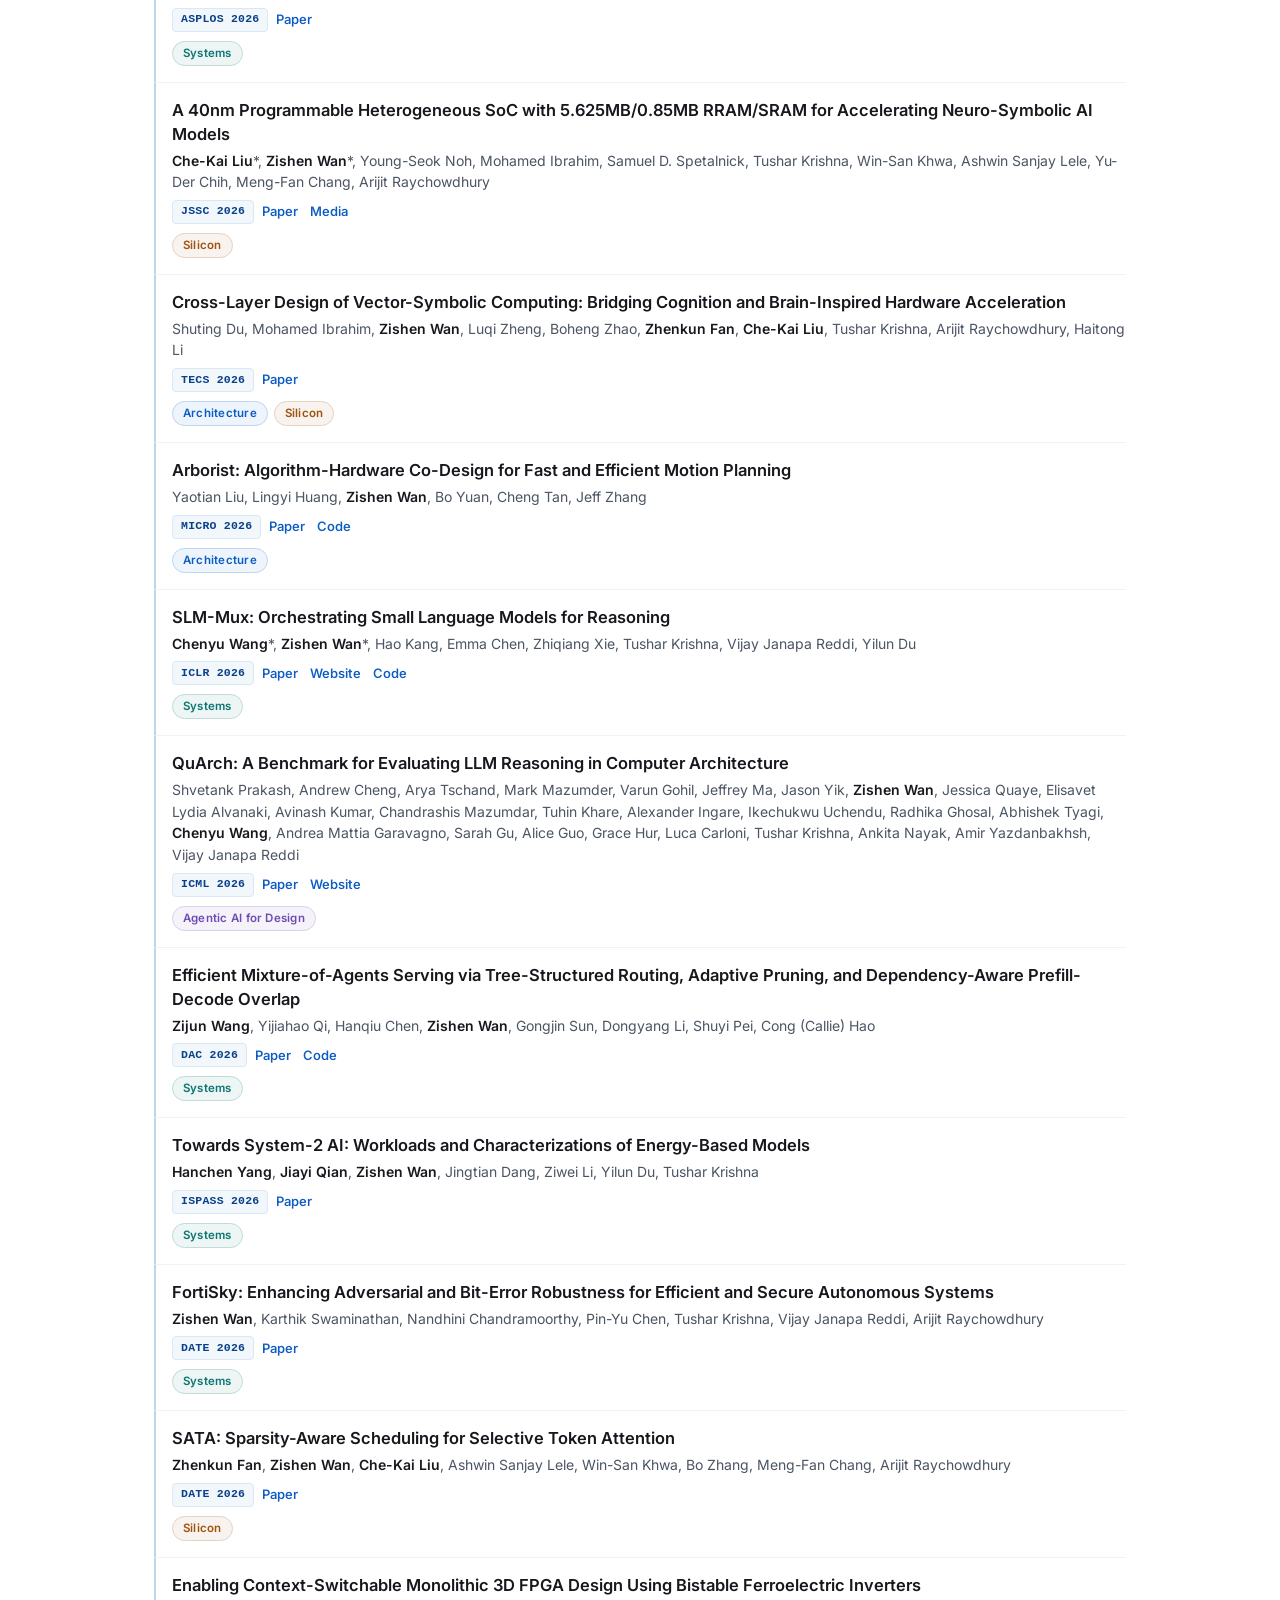
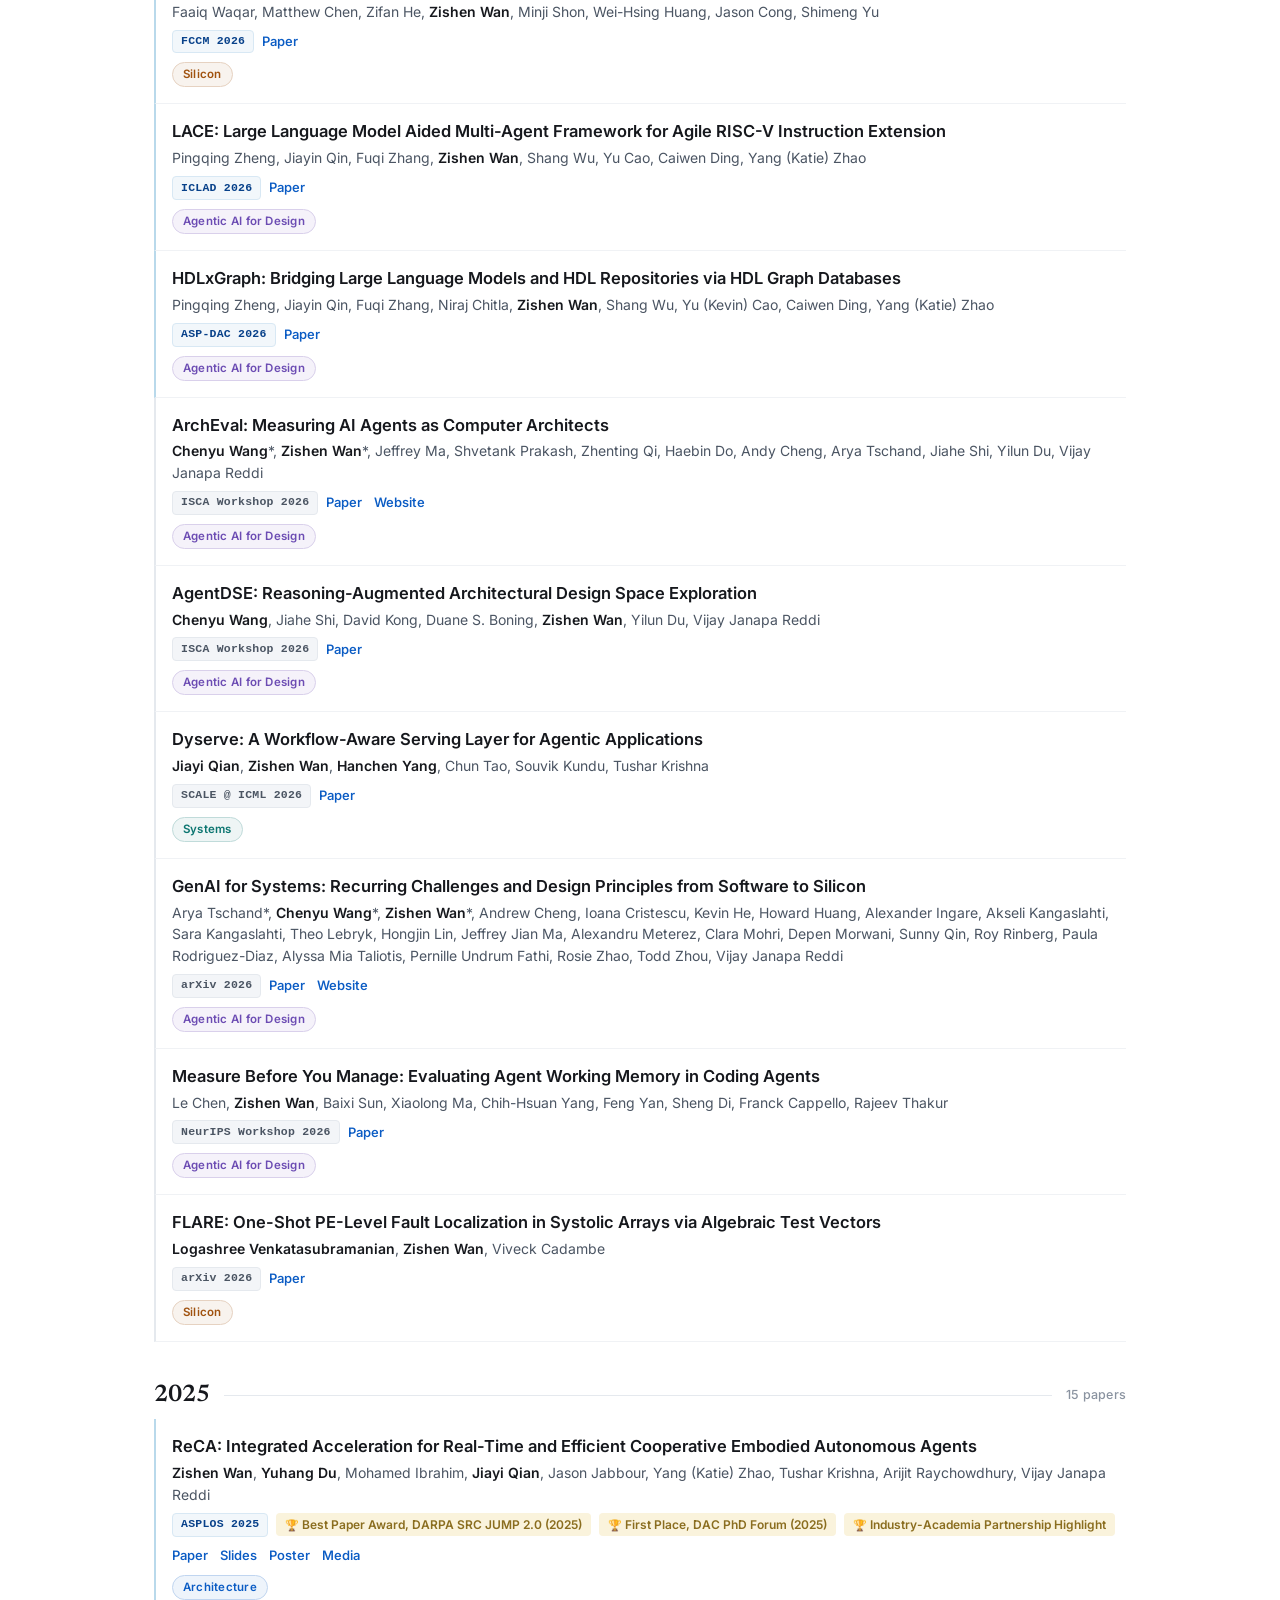
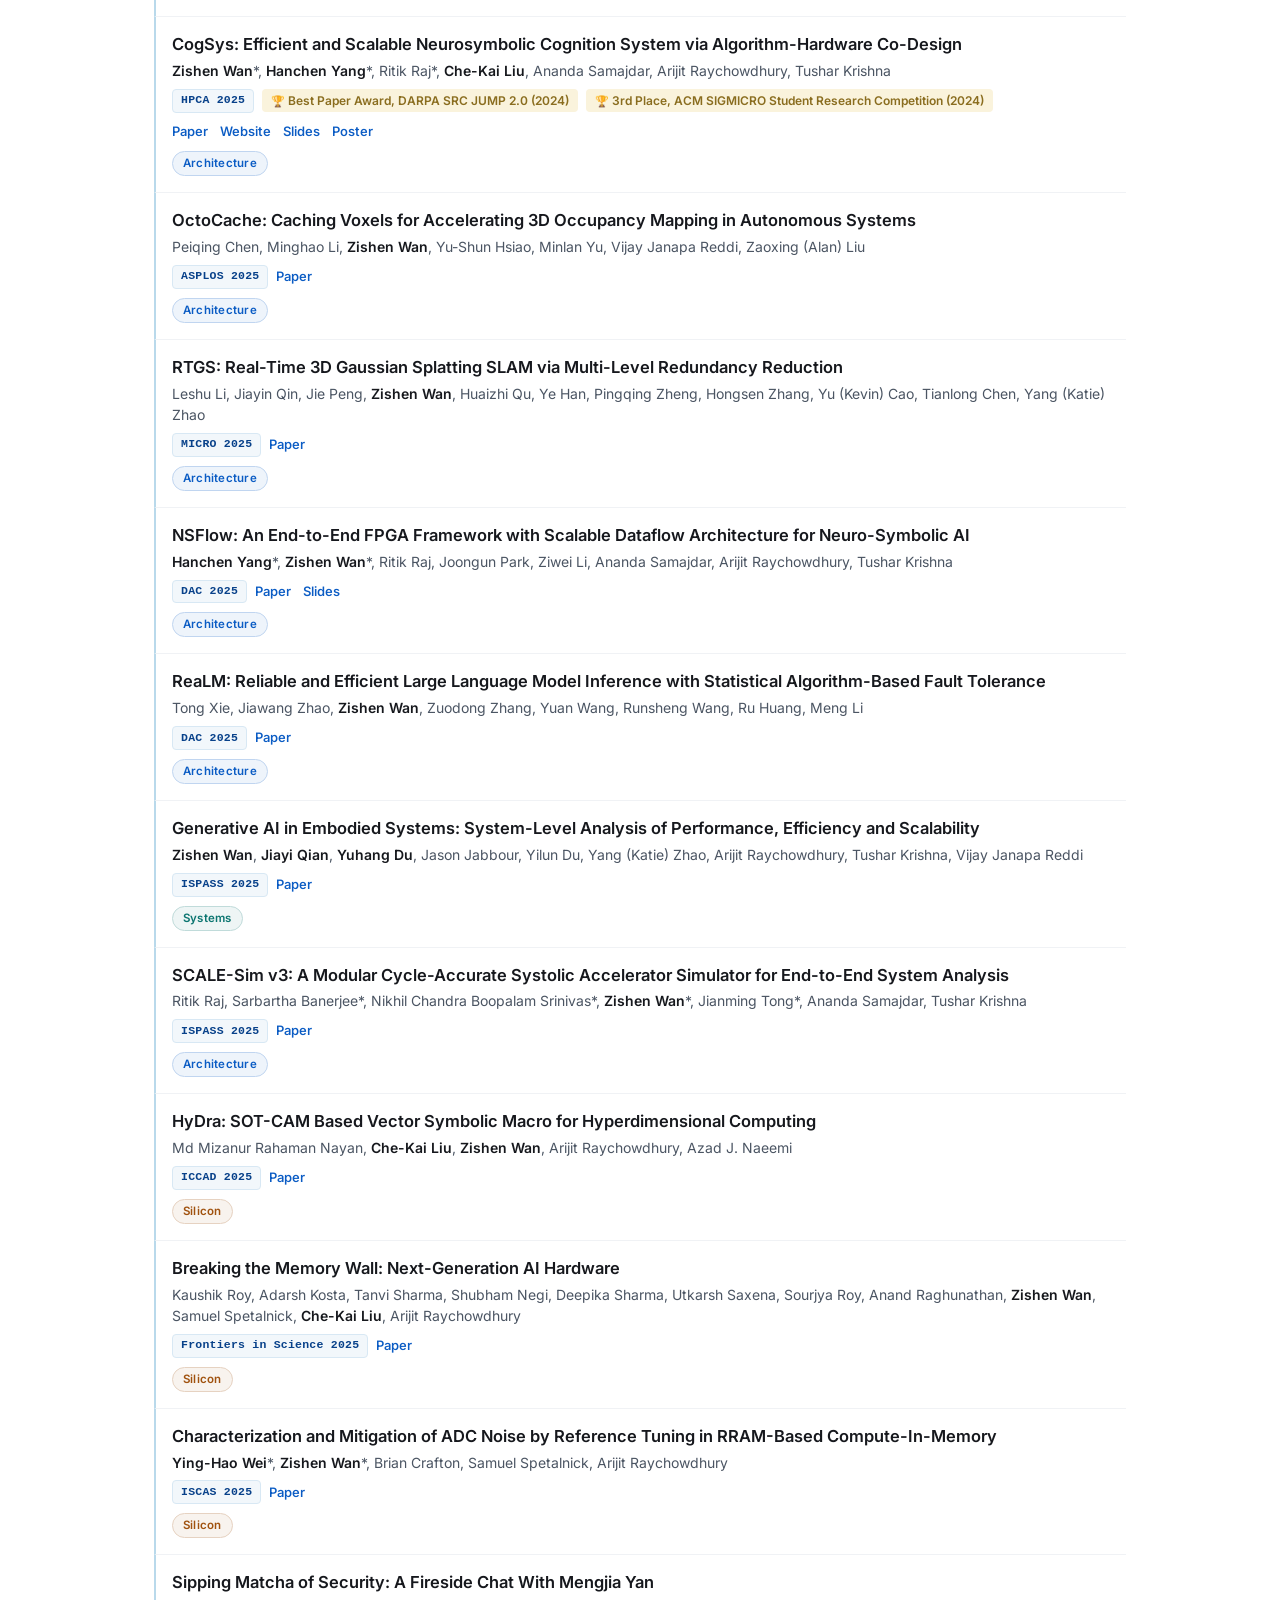
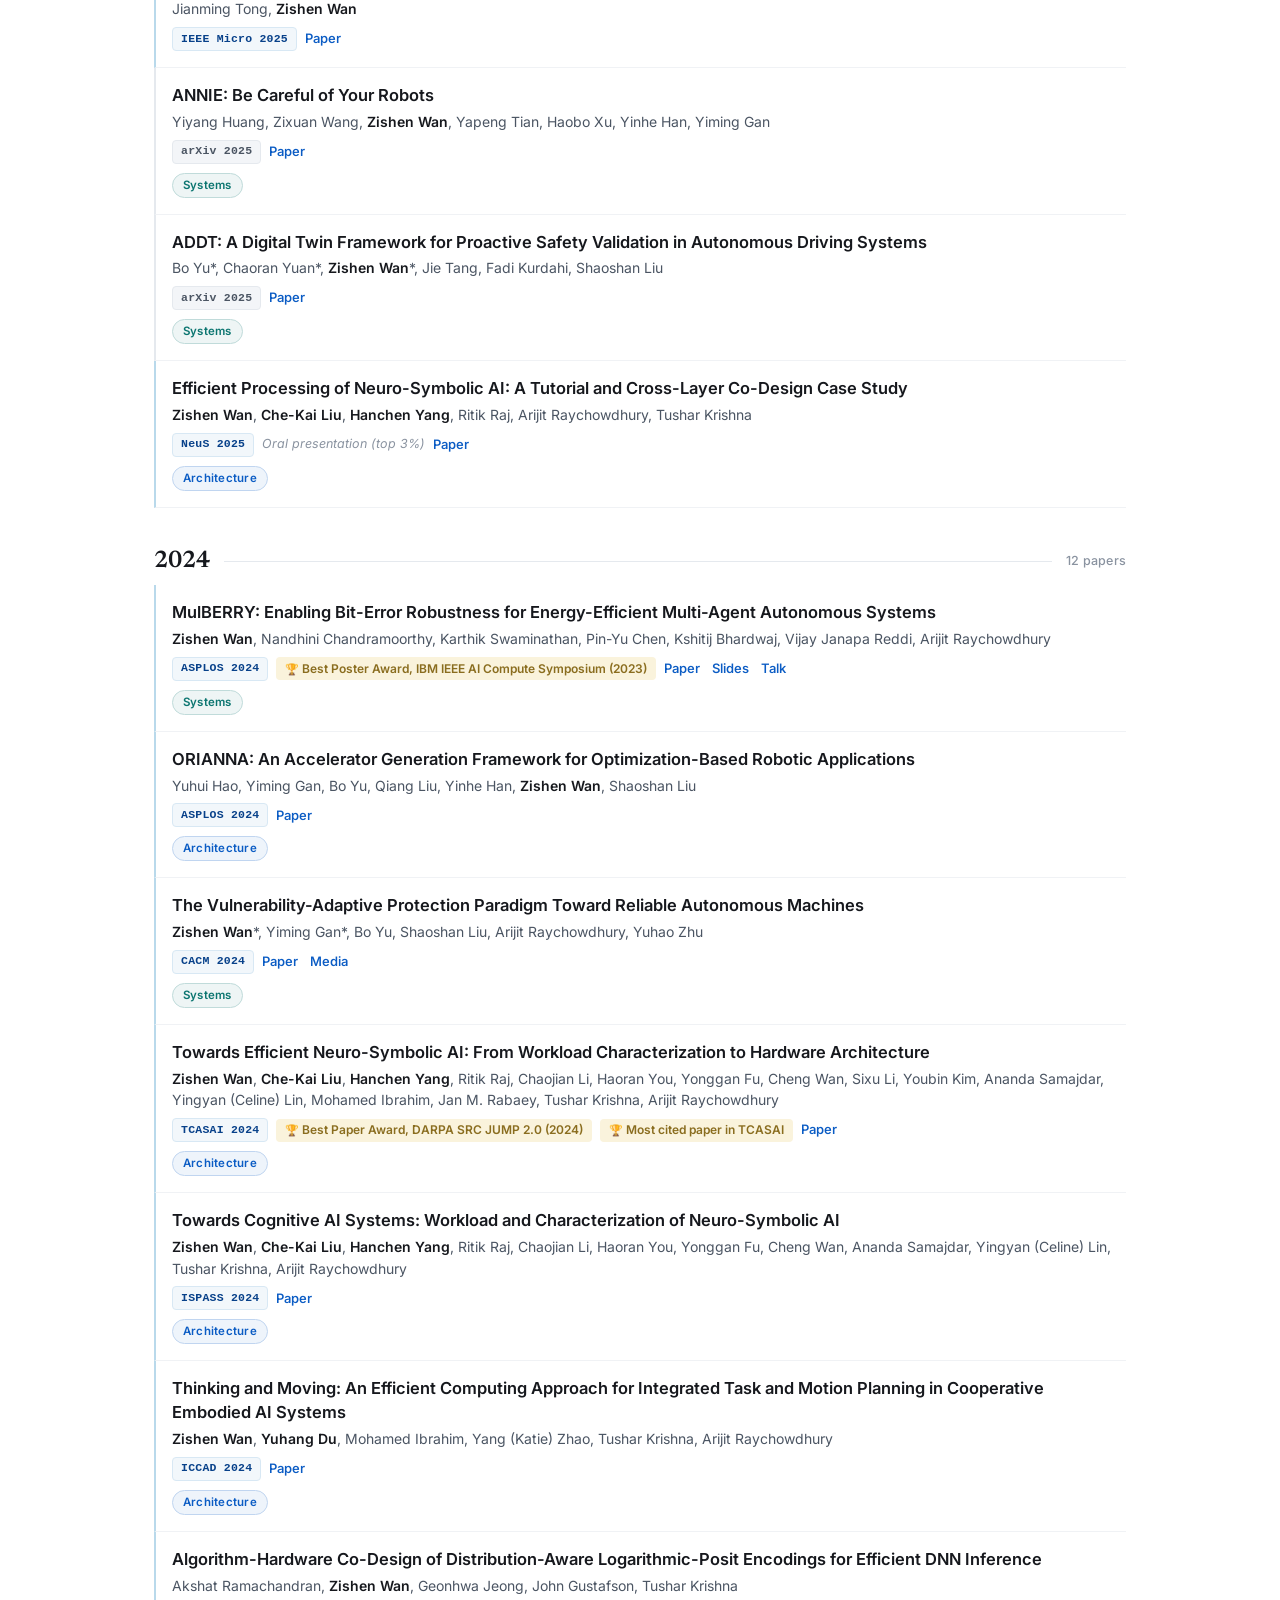
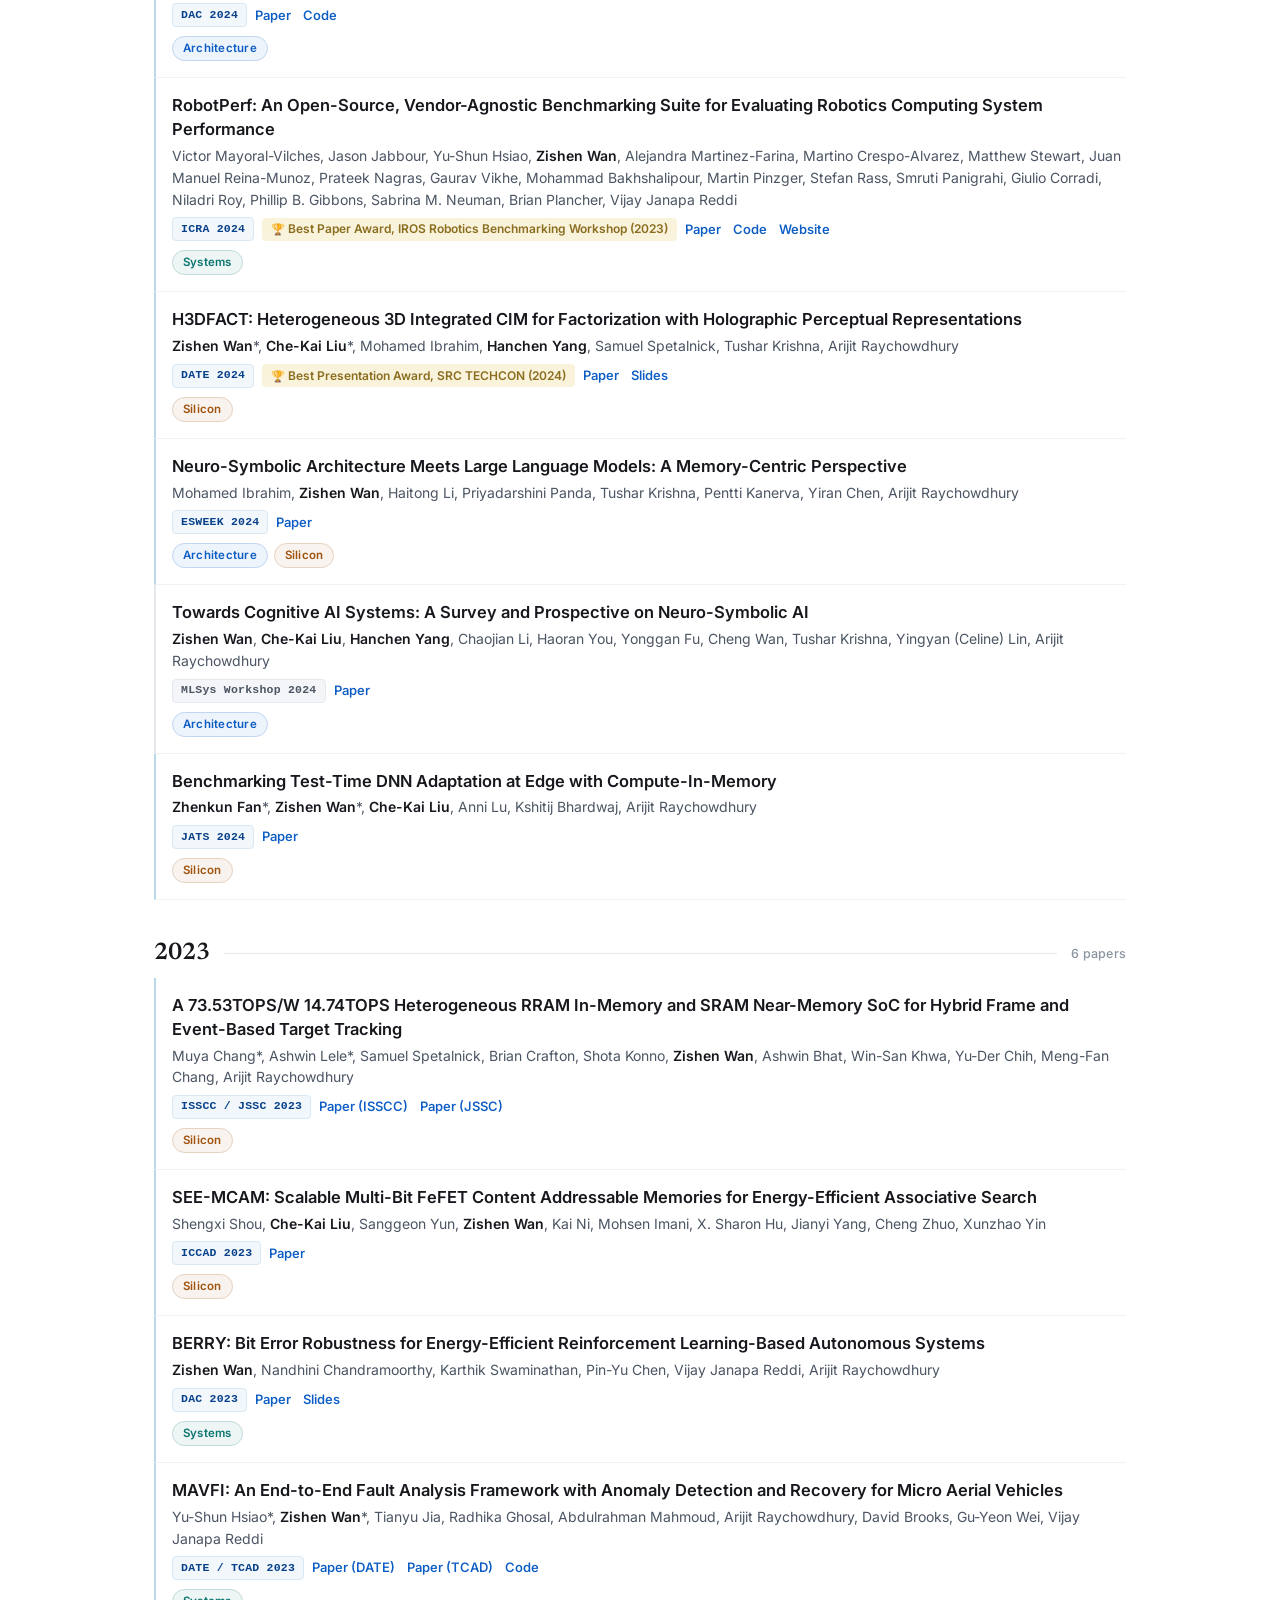
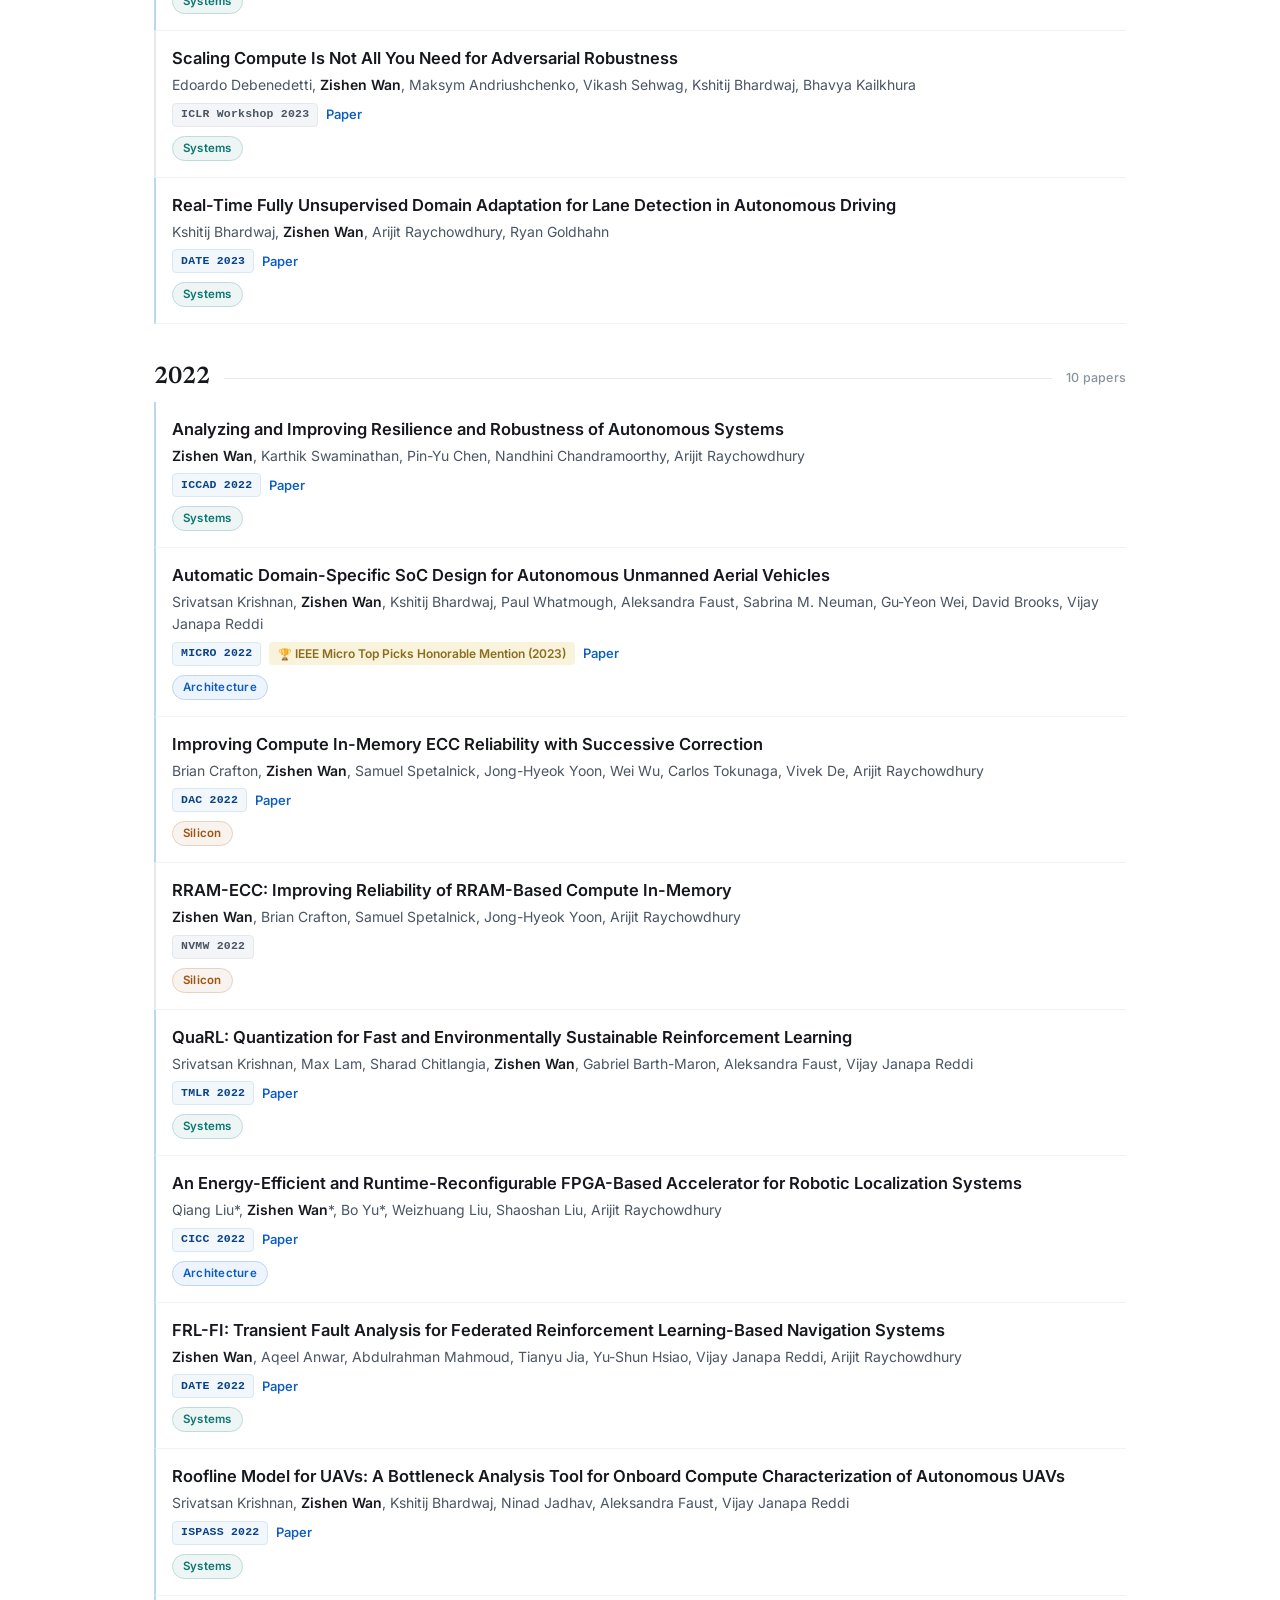
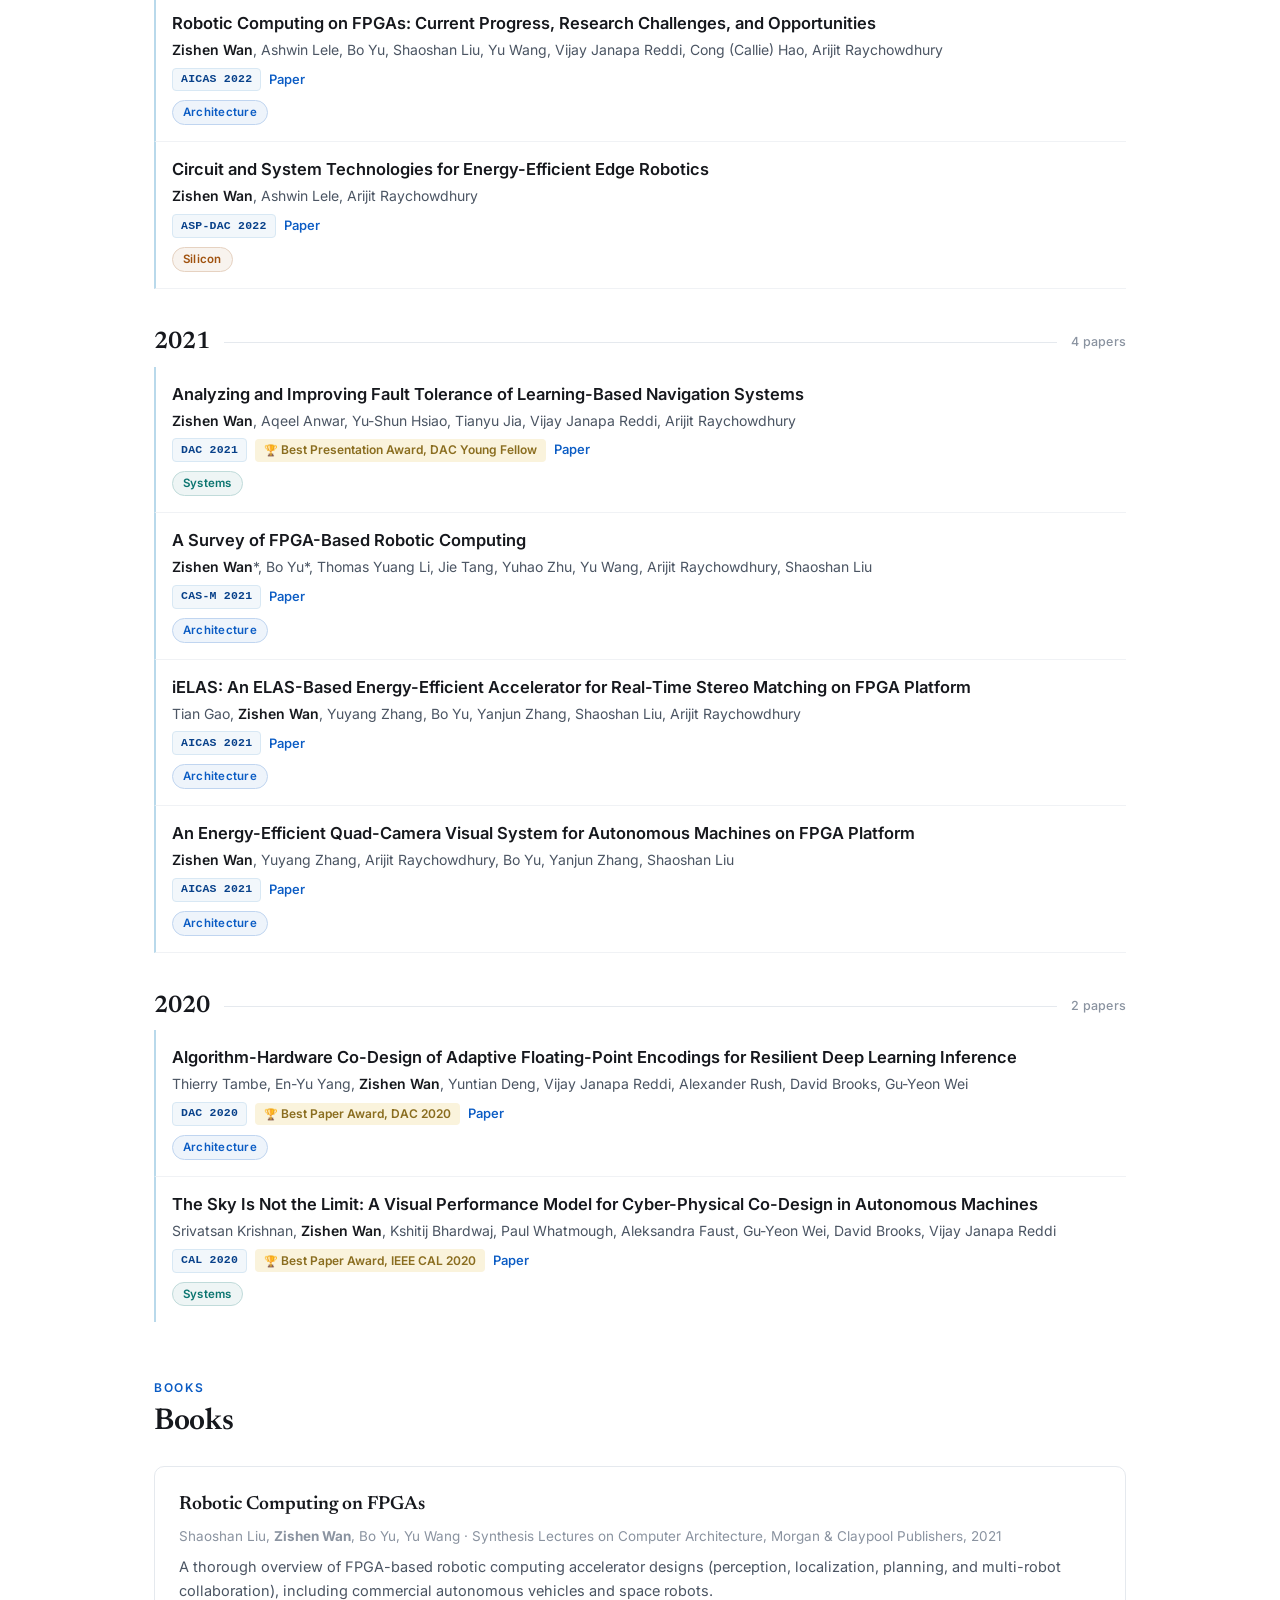
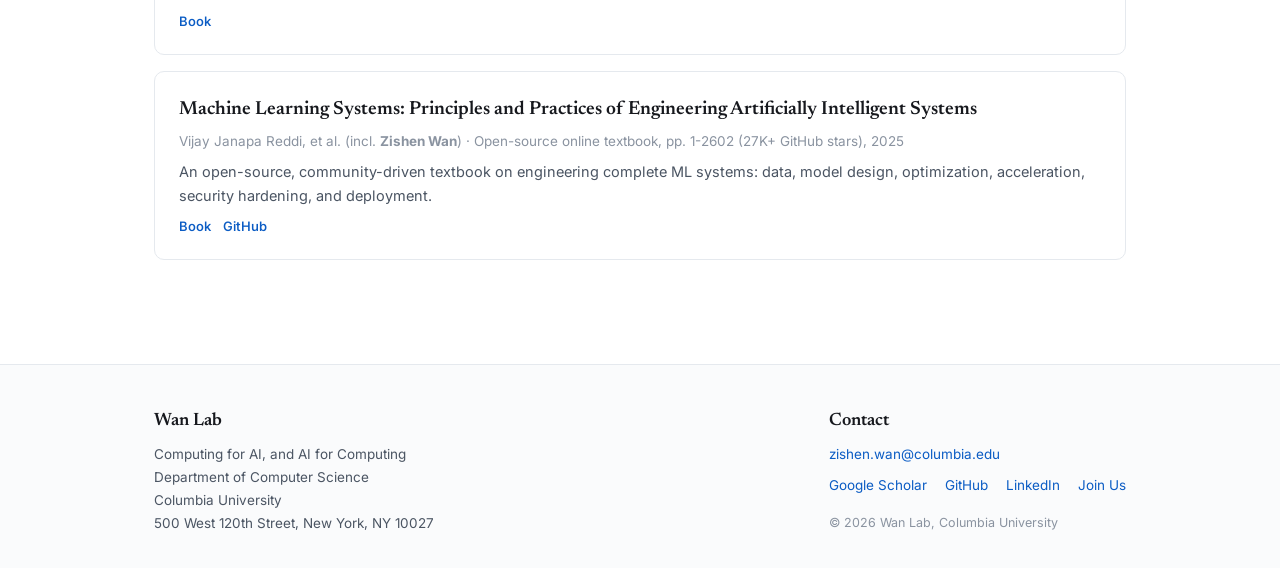
<file: publications.html>
<!DOCTYPE html>
<html lang="en">
<head>
  <meta charset="utf-8">
  <meta name="viewport" content="width=device-width, initial-scale=1">
  <title>Publications | Wan Lab</title>
  <meta name="description" content="Publications of the Wan Lab at Columbia University: computer architecture, computer systems, and VLSI design for emerging AI, plus agentic AI for computing system design.">
  <link rel="icon" type="image/svg+xml" href="assets/favicon.svg">
  <link rel="preconnect" href="https://fonts.googleapis.com">
  <link rel="preconnect" href="https://fonts.gstatic.com" crossorigin>
  <link href="https://fonts.googleapis.com/css2?family=Inter:wght@400;500;600;700&family=Newsreader:ital,opsz,wght@0,6..72,400;0,6..72,500;0,6..72,600;1,6..72,400;1,6..72,500&display=swap" rel="stylesheet">
  <link rel="stylesheet" href="css/site.css?v=20261008">
  <!-- Google tag (gtag.js) -->
  <script async src="https://www.googletagmanager.com/gtag/js?id=G-EWSWCE7MTD"></script>
  <script>
    window.dataLayer = window.dataLayer || [];
    function gtag() { dataLayer.push(arguments); }
    gtag('js', new Date());
    gtag('config', 'G-EWSWCE7MTD');
  </script>
</head>
<body data-page="publications">

  <main>
    <div class="page-head">
      <div class="wrap">
        <div class="eyebrow">Publications</div>
        <h1 class="page-title">Publications</h1>
        <p class="page-lede">
          Lab members and past students in <b>bold</b> · * denotes equal contribution ·
          see also <a href="https://scholar.google.com/citations?user=dt3ImqIAAAAJ&hl=en">Google Scholar</a>
        </p>
      </div>
    </div>

    <div class="wrap">
      <div class="pub-controls" id="pub-controls"></div>
      <div id="pub-list"></div>

      <section class="section">
        <div class="section-head">
          <div>
            <div class="eyebrow">Books</div>
            <h2>Books</h2>
          </div>
        </div>
        <div id="books"></div>
      </section>
    </div>
  </main>

  <script src="data/site.js?v=20261008"></script>
  <script src="data/people.js?v=20261014"></script>
  <script src="data/publications.js?v=20261102"></script>
  <script src="js/render.js?v=20261102"></script>
</body>
</html>
</file>
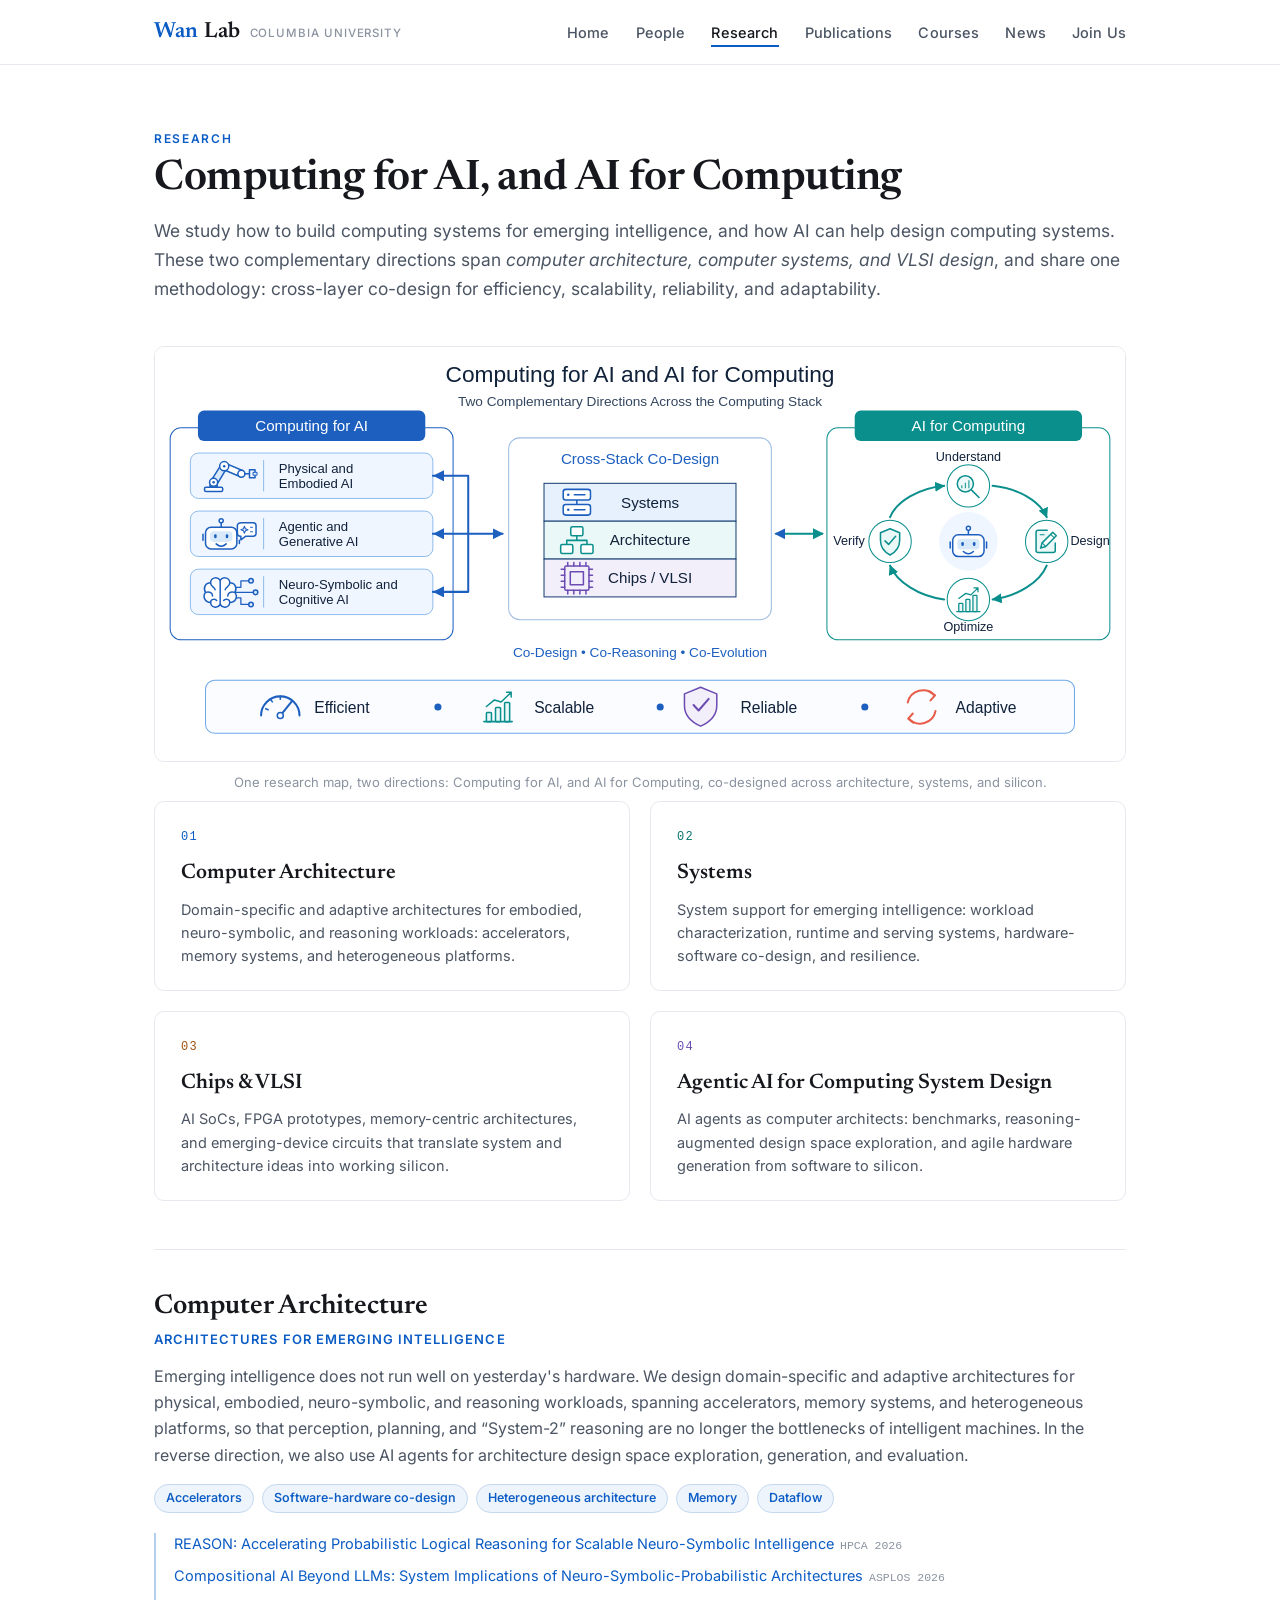
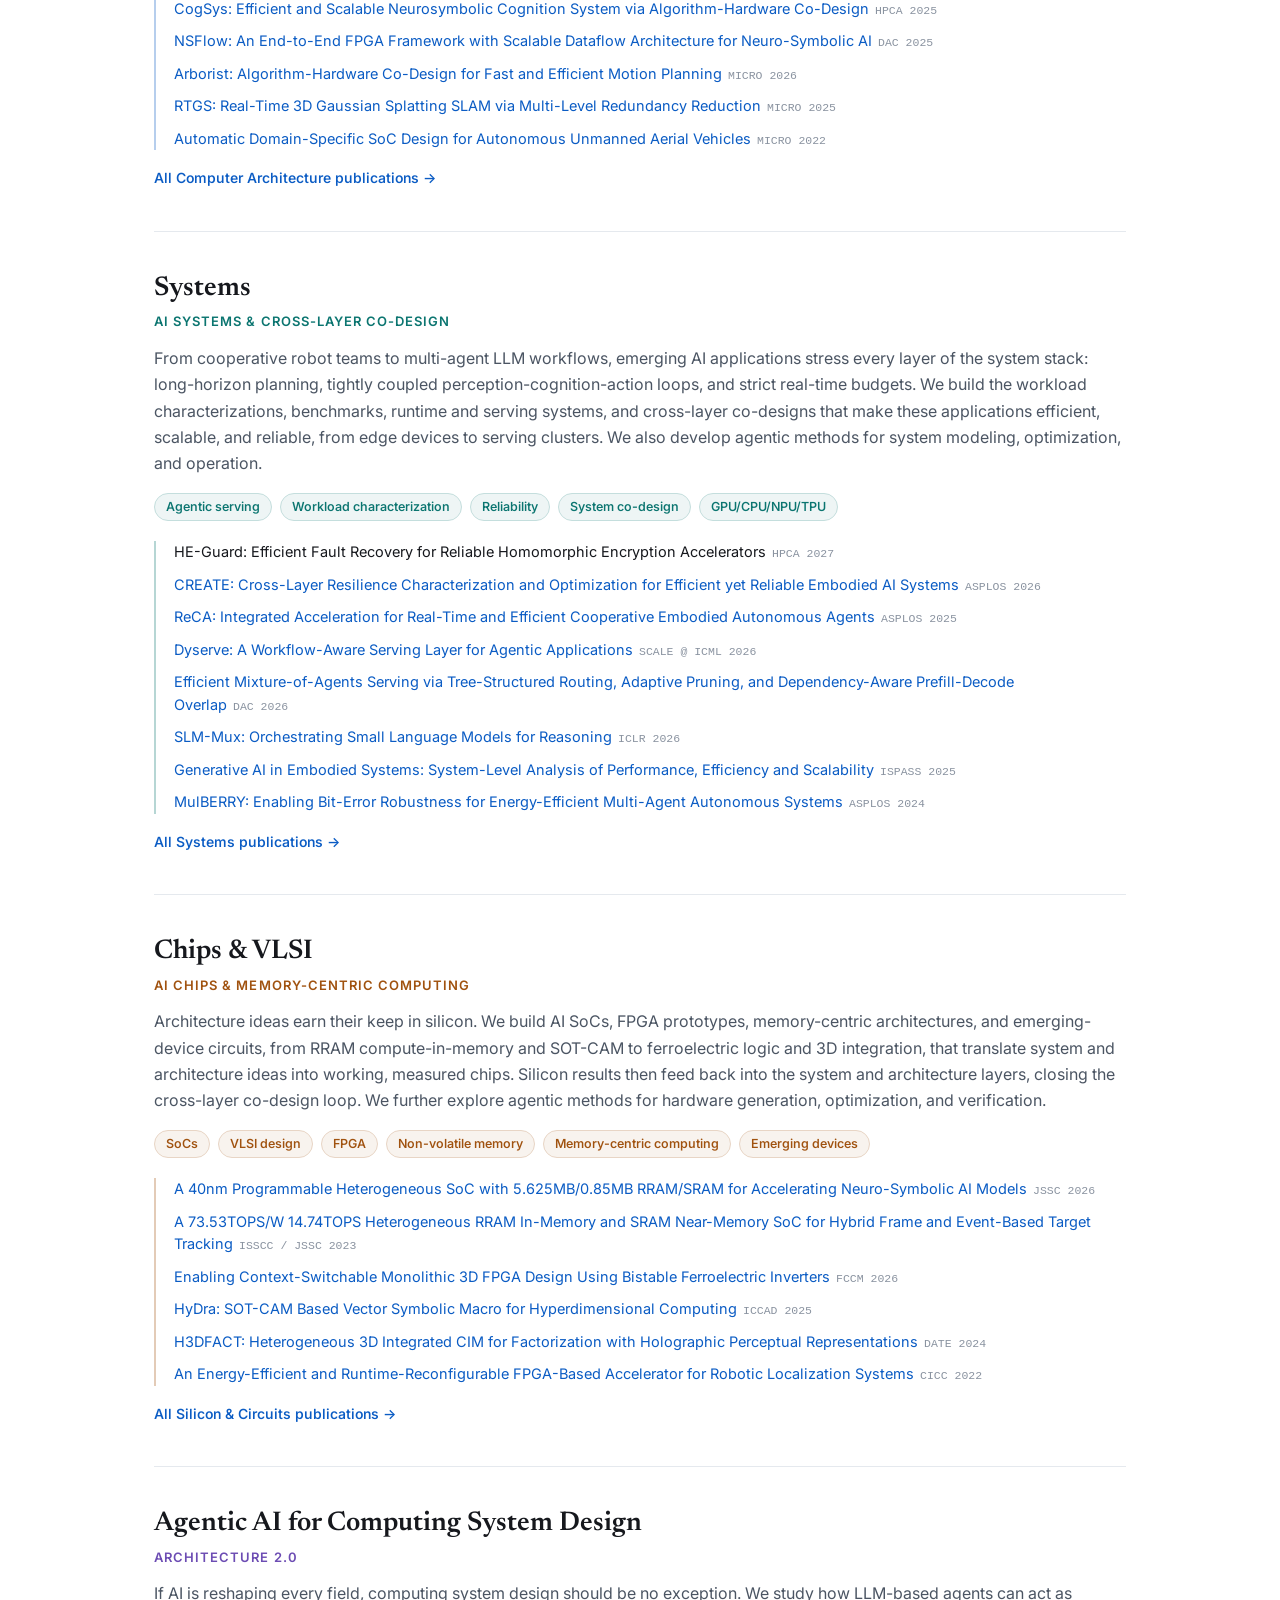
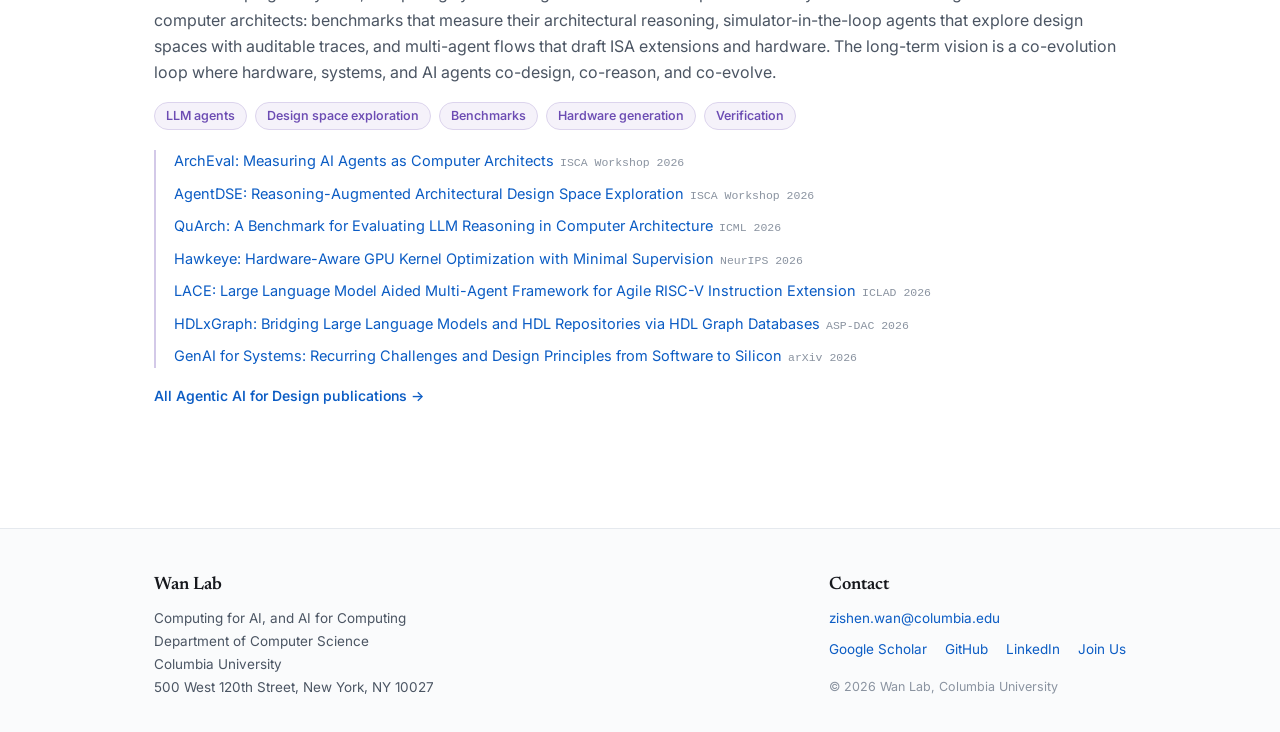
<file: research.html>
<!DOCTYPE html>
<html lang="en">
<head>
  <meta charset="utf-8">
  <meta name="viewport" content="width=device-width, initial-scale=1">
  <title>Research | Wan Lab</title>
  <meta name="description" content="Wan Lab research: Computing for AI and AI for Computing, across computer architecture, systems, and chips/VLSI, plus agentic AI for computing system design.">
  <link rel="icon" type="image/svg+xml" href="assets/favicon.svg">
  <link rel="preconnect" href="https://fonts.googleapis.com">
  <link rel="preconnect" href="https://fonts.gstatic.com" crossorigin>
  <link href="https://fonts.googleapis.com/css2?family=Inter:wght@400;500;600;700&family=Newsreader:ital,opsz,wght@0,6..72,400;0,6..72,500;0,6..72,600;1,6..72,400;1,6..72,500&display=swap" rel="stylesheet">
  <link rel="stylesheet" href="css/site.css?v=20261008">
  <!-- Google tag (gtag.js) -->
  <script async src="https://www.googletagmanager.com/gtag/js?id=G-EWSWCE7MTD"></script>
  <script>
    window.dataLayer = window.dataLayer || [];
    function gtag() { dataLayer.push(arguments); }
    gtag('js', new Date());
    gtag('config', 'G-EWSWCE7MTD');
  </script>
</head>
<body data-page="research">

  <main>
    <div class="page-head">
      <div class="wrap">
        <div class="eyebrow">Research</div>
        <h1 class="page-title">Computing for AI, and AI for Computing</h1>
        <p class="page-lede">
          We study how to build computing systems for emerging intelligence, and how AI can help design
          computing systems. These two complementary directions span <em>computer architecture, computer
          systems, and VLSI design</em>, and share one methodology: cross-layer co-design for
          efficiency, scalability, reliability, and adaptability.
        </p>
      </div>
    </div>

    <div class="wrap">
      <figure class="research-figure research-figure-top">
        <img src="assets/research_overview.svg?v=20261022-4" alt="Research overview: computing for AI and AI for computing, across architecture, systems, and chips">
        <figcaption>One research map, two directions: Computing for AI, and AI for Computing, co-designed across architecture, systems, and silicon.</figcaption>
      </figure>

      <div class="pillars research-pillars" id="research-pillars"></div>

      <div id="research-blocks"></div>
    </div>
  </main>

  <script src="data/site.js?v=20261008"></script>
  <script src="data/people.js?v=20261014"></script>
  <script src="data/research.js?v=20261008"></script>
  <script src="data/publications.js?v=20261008"></script>
  <script src="js/render.js?v=20261023"></script>
</body>
</html>
</file>
<file: css/site.css>
/* ============================================================
   EMBARC Lab — design system
   Minimal academic style: typography-first, white ground,
   a single Columbia-blue accent, generous whitespace.
   ============================================================ */

:root {
  /* color */
  --ink: #16181d;
  --ink-soft: #4b5563;
  --ink-faint: #8a93a0;
  --accent: #0b5cc4;        /* readable Columbia blue for links */
  --accent-deep: #08418a;
  --columbia: #b9d9eb;      /* official Columbia Blue, used as a tint */
  --wash: #f2f7fb;          /* pale blue wash for panels */
  --line: #e5e9ee;
  --bg: #ffffff;
  --gold: #8a6d1f;          /* award text */
  --gold-bg: #faf3dc;

  /* type */
  --serif: "Newsreader", "Source Serif 4", Georgia, "Times New Roman", serif;
  --sans: "Inter", -apple-system, BlinkMacSystemFont, "Segoe UI", Helvetica, Arial, sans-serif;
  --mono: "SF Mono", SFMono-Regular, ui-monospace, Menlo, Consolas, monospace;

  /* layout */
  --max: 1020px;
  --pad: 24px;
}

* { box-sizing: border-box; margin: 0; padding: 0; }

html { scroll-behavior: smooth; }

body {
  font-family: var(--sans);
  font-size: 16px;
  line-height: 1.65;
  color: var(--ink);
  background: var(--bg);
  -webkit-font-smoothing: antialiased;
  text-rendering: optimizeLegibility;
}

img { max-width: 100%; display: block; }

a { color: var(--accent); text-decoration: none; }
a:hover { color: var(--accent-deep); text-decoration: underline; text-underline-offset: 3px; }

::selection { background: var(--columbia); color: var(--ink); }

.wrap { max-width: var(--max); margin: 0 auto; padding: 0 var(--pad); }

/* ---------------- navigation ---------------- */

.nav {
  position: sticky; top: 0; z-index: 50;
  background: rgba(255, 255, 255, 0.92);
  backdrop-filter: blur(10px);
  -webkit-backdrop-filter: blur(10px);
  border-bottom: 1px solid var(--line);
}
.nav-inner {
  max-width: var(--max); margin: 0 auto; padding: 0 var(--pad);
  display: flex; align-items: center; justify-content: space-between;
  height: 64px;
}
.brand {
  font-family: var(--serif);
  font-size: 22px; font-weight: 600; letter-spacing: 0.01em;
  color: var(--ink); text-decoration: none;
  display: flex; align-items: baseline; gap: 9px;
}
.brand:hover { text-decoration: none; color: var(--ink); }
.brand .brand-mark { color: var(--accent); }
.brand .brand-sub {
  font-family: var(--sans); font-size: 11.5px; font-weight: 500;
  color: var(--ink-faint); letter-spacing: 0.08em; text-transform: uppercase;
}
.nav-links { display: flex; gap: 26px; align-items: center; list-style: none; }
.nav-links a {
  position: relative;
  font-size: 14.5px; font-weight: 500; color: var(--ink-soft);
  letter-spacing: 0.01em; padding: 4px 0;
}
.nav-links a::after {
  content: ""; position: absolute; left: 0; right: 0; bottom: -2px; height: 2px;
  background: var(--accent);
  transform: scaleX(0); transform-origin: left center;
  transition: transform 0.18s ease;
}
.nav-links a:hover { color: var(--ink); text-decoration: none; }
.nav-links a:hover::after, .nav-links a.active::after { transform: scaleX(1); }
.nav-links a.active { color: var(--ink); }
.nav-toggle {
  display: none; background: none; border: 0; cursor: pointer;
  padding: 8px; color: var(--ink);
}
.nav-toggle svg { display: block; }

/* ---------------- page scaffolding ---------------- */

main { min-height: 60vh; }

.section { padding: 56px 0 8px; }
.section-head {
  display: flex; align-items: baseline; justify-content: space-between;
  gap: 16px; margin-bottom: 26px;
}
.eyebrow {
  font-size: 12px; font-weight: 600; letter-spacing: 0.14em;
  text-transform: uppercase; color: var(--accent);
  margin-bottom: 6px;
}
h1.page-title, .section-head h2 {
  font-family: var(--serif); font-weight: 600; letter-spacing: -0.01em;
  color: var(--ink);
}
.section-head h2 { font-size: 30px; line-height: 1.2; }
.section-head .more { font-size: 14px; white-space: nowrap; }

.page-head { padding: 64px 0 8px; }
h1.page-title { font-size: 42px; line-height: 1.15; margin-bottom: 14px; }
.page-lede { font-size: 17.5px; color: var(--ink-soft); }

/* ---------------- home hero ---------------- */

.hero { padding: 64px 0 30px; }
.hero-banner {
  width: 100%; aspect-ratio: 21 / 9; object-fit: cover; object-position: center 38%;
  border-radius: 12px; border: 1px solid var(--line);
  box-shadow: 0 12px 34px rgba(11, 92, 196, 0.10);
  margin-top: 42px;
}
@media (max-width: 820px) {
  .hero-banner { aspect-ratio: 16 / 10; margin-top: 28px; }
}
.hero h1 {
  font-family: var(--serif); font-weight: 500;
  font-size: clamp(34px, 5.4vw, 54px);
  line-height: 1.14; letter-spacing: -0.015em;
  margin-bottom: 22px;
}
.hero h1 em { font-style: italic; color: var(--accent); }
.hero p.lede {
  font-size: 18.5px; color: var(--ink-soft); line-height: 1.7;
}
.hero .hero-meta {
  margin-top: 10px; font-size: 14px; color: var(--ink-faint); letter-spacing: 0.02em;
}
.hero-actions { margin-top: 30px; display: flex; gap: 14px; flex-wrap: wrap; }

.btn {
  display: inline-block; padding: 11px 22px; border-radius: 6px;
  font-size: 15px; font-weight: 550; letter-spacing: 0.01em;
  border: 1px solid transparent; transition: all 0.15s ease;
}
.btn:hover { text-decoration: none; }
.btn-primary { background: var(--accent); color: #fff; }
.btn-primary:hover { background: var(--accent-deep); color: #fff; }
.btn-ghost { border-color: var(--line); color: var(--ink); background: #fff; }
.btn-ghost:hover { border-color: var(--ink-faint); color: var(--ink); }

.recruit-banner {
  margin-top: 44px;
  background: var(--wash);
  border: 1px solid #d8e8f4;
  border-left: 3px solid var(--accent);
  border-radius: 8px;
  padding: 15px 20px;
  font-size: 15px; color: var(--ink);
  display: flex; gap: 10px; align-items: baseline; flex-wrap: wrap;
}
.recruit-banner strong { font-weight: 650; }
.recruit-banner .recruit-link { flex-basis: 100%; font-weight: 550; }

/* ---------------- research pillars ---------------- */

.pillars { display: grid; grid-template-columns: 1fr 1fr; gap: 20px; }
.pillar {
  border: 1px solid var(--line); border-radius: 10px;
  padding: 26px 26px 22px; background: #fff;
  transition: border-color 0.15s ease, box-shadow 0.15s ease, transform 0.15s ease;
  display: block; color: var(--ink);
}
.pillar:hover {
  text-decoration: none; color: var(--ink);
  border-color: #c4d6e6; box-shadow: 0 6px 18px rgba(11, 92, 196, 0.08);
  transform: translateY(-2px);
}
.pillar .pillar-num {
  font-family: var(--mono); font-size: 12px; color: var(--area-color, var(--accent));
  letter-spacing: 0.1em; margin-bottom: 12px;
}
.pillar h3 {
  font-family: var(--serif); font-size: 21px; font-weight: 600;
  line-height: 1.3; margin-bottom: 10px;
}
.pillar p { font-size: 14.5px; color: var(--ink-soft); line-height: 1.62; }

/* ---------------- research page ---------------- */

.research-block {
  padding: 40px 0;
  border-top: 1px solid var(--line);
  scroll-margin-top: 80px;
}
.research-figure-top { margin: 14px 0 34px; }
.research-pillars { margin-bottom: 48px; }
.research-block h2 {
  font-family: var(--serif); font-size: 27px; font-weight: 600;
  line-height: 1.25; margin-bottom: 6px;
}
.research-sub {
  font-size: 13px; font-weight: 600; letter-spacing: 0.08em;
  text-transform: uppercase; color: var(--area-color, var(--accent)); margin-bottom: 12px;
}
.research-block .research-long { color: var(--ink-soft); margin-bottom: 16px; }
.keywords { display: flex; flex-wrap: wrap; gap: 8px; margin-bottom: 20px; }
.keyword {
  font-size: 12.5px; font-weight: 550; color: var(--accent-deep);
  background: var(--wash); border: 1px solid #d8e8f4;
  padding: 3px 11px; border-radius: 999px;
  color: var(--area-color, var(--accent-deep));
  background: color-mix(in srgb, var(--area-color, var(--accent)) 7%, #fff);
  border-color: color-mix(in srgb, var(--area-color, var(--accent)) 24%, #fff);
}
.rep-pubs { border-left: 2px solid var(--line); padding-left: 18px; display: grid; gap: 10px; }
.research-block .rep-pubs {
  border-left-color: color-mix(in srgb, var(--area-color, var(--accent)) 30%, #fff);
}
.research-more {
  display: inline-block; margin-top: 16px;
  font-size: 14px; font-weight: 550;
}
.rep-pub { font-size: 14.5px; line-height: 1.55; }
.rep-pub .rep-venue {
  font-family: var(--mono); font-size: 11.5px; color: var(--ink-faint);
  margin-left: 6px; white-space: nowrap;
}
.research-figure { margin: 34px 0 8px; }
.research-figure img { border: 1px solid var(--line); border-radius: 10px; }
.research-figure figcaption {
  font-size: 13px; color: var(--ink-faint); margin-top: 10px; text-align: center;
}

/* ---------------- news ---------------- */

.news-list { display: grid; gap: 0; }
.news-item {
  display: grid; grid-template-columns: 92px 84px 1fr; gap: 16px;
  padding: 13px 0; border-bottom: 1px solid var(--line);
  font-size: 15px; align-items: baseline;
}
.news-item:last-child { border-bottom: 0; }
.news-date {
  font-family: var(--mono); font-size: 12.5px; color: var(--ink-faint);
  white-space: nowrap; letter-spacing: 0.02em;
}
.news-tag {
  font-size: 11px; font-weight: 650; letter-spacing: 0.08em;
  text-transform: uppercase; text-align: center;
  padding: 2px 0; border-radius: 4px;
  color: var(--accent-deep); background: var(--wash);
  align-self: start; margin-top: 2px;
}
.news-tag[data-tag="Award"] { color: var(--gold); background: var(--gold-bg); }
.news-tag[data-tag="Lab"] { color: #fff; background: var(--accent); }
.news-text { color: var(--ink); line-height: 1.6; }
.news-text b { font-weight: 600; }

/* ---------------- publications ---------------- */

.pub-controls {
  display: flex; flex-wrap: wrap; gap: 8px; align-items: center;
  padding: 18px 0 6px;
}
.pub-filter {
  font-size: 13.5px; font-weight: 550; color: var(--ink-soft);
  background: #fff; border: 1px solid var(--line); border-radius: 999px;
  padding: 6px 15px; cursor: pointer; transition: all 0.12s ease;
  font-family: var(--sans);
}
.pub-filter:hover { border-color: var(--ink-faint); color: var(--ink); }
.pub-filter.active {
  background: var(--accent); border-color: var(--accent); color: #fff;
}
.pub-filter-count {
  margin-left: 7px; font-size: 11px; font-weight: 500;
  color: var(--ink-faint); letter-spacing: 0;
}
.pub-filter.active .pub-filter-count { color: rgba(255, 255, 255, 0.75); }
.pub-search {
  font-family: var(--sans); font-size: 13.5px; color: var(--ink);
  border: 1px solid var(--line); border-radius: 999px;
  padding: 6px 15px; width: 220px; background: #fff;
  transition: border-color 0.12s ease;
}
.pub-search:focus { outline: none; border-color: var(--accent); }
.pub-search::placeholder { color: var(--ink-faint); }
.pub-count { font-size: 13px; color: var(--ink-faint); margin-left: auto; }
.pub-empty { padding: 30px 0; color: var(--ink-faint); font-size: 15px; }

@media (max-width: 820px) {
  .pub-search { width: 100%; }
}

.pub-year {
  font-family: var(--serif); font-size: 24px; font-weight: 600;
  padding: 34px 0 4px; color: var(--ink);
  display: flex; align-items: center; gap: 14px;
}
.pub-year::after { content: ""; flex: 1; height: 1px; background: var(--line); order: 0; }
.pub-year-count {
  order: 1; font-family: var(--sans); font-size: 12.5px; font-weight: 500;
  color: var(--ink-faint); white-space: nowrap; letter-spacing: 0.02em;
}

/* Published work carries a pale Columbia-blue spine; preprints a neutral one. */
.pub-item {
  padding: 16px 0 16px 16px; border-bottom: 1px solid #f0f2f5;
  border-left: 2px solid var(--columbia);
}
.pub-item.is-preprint { border-left-color: var(--line); }
.pub-item.is-preprint .venue-badge {
  color: var(--ink-soft); background: #f3f5f8; border-color: var(--line);
}
.pub-item:last-child { border-bottom: 0; }
.pub-title {
  font-size: 16.5px; font-weight: 600; line-height: 1.45;
  color: var(--ink); margin-bottom: 3px;
}
.pub-title a { color: var(--ink); }
.pub-title a:hover { color: var(--accent-deep); }
.pub-authors { font-size: 14px; color: var(--ink-soft); line-height: 1.55; }
.pub-authors b { color: var(--ink); font-weight: 600; }
.pub-meta {
  display: flex; flex-wrap: wrap; gap: 8px; align-items: center;
  margin-top: 7px; font-size: 13px;
}
.venue-badge {
  font-family: var(--mono); font-size: 11.5px; font-weight: 600;
  color: var(--accent-deep); background: var(--wash);
  border: 1px solid #d8e8f4; border-radius: 4px; padding: 1.5px 8px;
  letter-spacing: 0.02em; white-space: nowrap;
}
.award-badge {
  font-size: 12px; font-weight: 600; color: var(--gold);
  background: var(--gold-bg); border-radius: 4px; padding: 1.5px 9px;
}
.award-badge::before { content: "🏆 "; font-size: 11px; }
.pub-note { font-size: 12.5px; color: var(--ink-faint); font-style: italic; }
.pub-links { display: flex; flex-wrap: wrap; gap: 4px 12px; font-size: 13px; }
.pub-links a { font-weight: 550; }

/* Clickable research-area chips on each publication. */
.pub-tags { display: flex; flex-wrap: wrap; gap: 6px; margin-top: 9px; }
.area-chip {
  font-size: 11.5px; font-weight: 600; letter-spacing: 0.02em;
  color: var(--chip, var(--accent-deep));
  background: var(--wash);
  background: color-mix(in srgb, var(--chip, var(--accent)) 7%, #fff);
  border: 1px solid #d8e8f4;
  border-color: color-mix(in srgb, var(--chip, var(--accent)) 26%, #fff);
  border-radius: 999px; padding: 2px 10px;
  transition: background-color 0.12s ease, border-color 0.12s ease;
}
.area-chip:hover {
  text-decoration: none;
  color: var(--chip, var(--accent-deep));
  background: color-mix(in srgb, var(--chip, var(--accent)) 13%, #fff);
  border-color: color-mix(in srgb, var(--chip, var(--accent)) 42%, #fff);
}

.book-card {
  border: 1px solid var(--line); border-radius: 10px; padding: 22px 24px;
  margin-bottom: 16px;
}
.book-card h3 { font-family: var(--serif); font-size: 19px; font-weight: 600; margin-bottom: 4px; }
.book-card .book-meta { font-size: 13.5px; color: var(--ink-faint); margin-bottom: 8px; }
.book-card p { font-size: 14.5px; color: var(--ink-soft); }
.book-card .pub-links { margin-top: 8px; }

/* ---------------- collaborators marquee (home) ---------------- */

.collab-section .section-head { margin-bottom: 14px; }
.collab-viewport { position: relative; overflow: hidden; }
.collab-viewport::before,
.collab-viewport::after {
  content: ""; position: absolute; top: 0; bottom: 0; width: 70px;
  z-index: 1; pointer-events: none;
}
.collab-viewport::before { left: 0; background: linear-gradient(90deg, var(--bg), rgba(255, 255, 255, 0)); }
.collab-viewport::after { right: 0; background: linear-gradient(270deg, var(--bg), rgba(255, 255, 255, 0)); }
.collab-track {
  display: flex; width: max-content; align-items: center;
  padding: 16px 0;
  animation: collab-scroll 55s linear infinite;
}
.collab-viewport:hover .collab-track { animation-play-state: paused; }
.collab-item {
  padding: 0 26px;
  display: flex; align-items: center; justify-content: center;
  min-height: 52px;
  font-size: 15.5px; font-weight: 600; letter-spacing: 0.03em;
  color: var(--ink-faint); white-space: nowrap;
}
.collab-item img {
  max-height: 38px; max-width: 150px; width: auto; height: auto;
  display: block; filter: saturate(0.95);
}
/* Compact square seals need extra height to match wordmark presence */
.collab-item img[src*="nsf"] { max-height: 48px; }
@keyframes collab-scroll {
  from { transform: translateX(0); }
  to { transform: translateX(-50%); }
}
@media (prefers-reduced-motion: reduce) {
  .collab-track { animation: none; }
  .collab-viewport { overflow-x: auto; }
}

/* ---------------- people ---------------- */

.pi-card {
  display: grid; grid-template-columns: 240px 1fr; gap: 40px;
  padding: 10px 0 26px; align-items: start;
}
.pi-photo img {
  border-radius: 10px; aspect-ratio: 4 / 5; object-fit: cover;
  border: 1px solid var(--line);
}
.pi-name { font-family: var(--serif); font-size: 28px; font-weight: 600; margin-bottom: 2px; }
.pi-role { font-size: 15px; color: var(--ink-soft); margin-bottom: 14px; }
.pi-bio p { font-size: 15px; color: var(--ink-soft); margin-bottom: 12px; }
.pi-links { display: flex; flex-wrap: wrap; gap: 6px 16px; font-size: 14px; margin-top: 6px; }
.pi-email { font-family: var(--mono); font-size: 13.5px; color: var(--ink-soft); margin-top: 8px; }
.pi-office { font-family: var(--mono); font-size: 13.5px; color: var(--ink-soft); margin-top: 3px; }

.people-group { padding: 26px 0 6px; }
.people-group h2 {
  font-family: var(--serif); font-size: 23px; font-weight: 600; margin-bottom: 18px;
  display: flex; align-items: center; gap: 14px;
}
.people-group h2::after { content: ""; flex: 1; height: 1px; background: var(--line); }
.people-grid { display: grid; grid-template-columns: repeat(auto-fill, minmax(210px, 1fr)); gap: 20px; }
.person {
  border: 1px solid var(--line); border-radius: 10px; padding: 18px;
  text-align: center;
  transition: border-color 0.15s ease, box-shadow 0.15s ease, transform 0.15s ease;
}
.person:hover {
  border-color: #c4d6e6; box-shadow: 0 6px 18px rgba(11, 92, 196, 0.07);
  transform: translateY(-2px);
}
.person .avatar {
  width: 96px; height: 96px; border-radius: 50%; object-fit: cover;
  margin: 0 auto 12px; border: 1px solid var(--line);
}
.person .monogram {
  width: 96px; height: 96px; border-radius: 50%;
  margin: 0 auto 12px; background: var(--wash); color: var(--accent);
  display: flex; align-items: center; justify-content: center;
  font-family: var(--serif); font-size: 32px; font-weight: 600;
}
.person h3 { font-size: 16px; font-weight: 600; }
.person .person-role { font-size: 13px; color: var(--ink-faint); margin: 2px 0 6px; }
.person .person-note {
  font-size: 12px; color: var(--accent-deep); background: var(--wash);
  border-radius: 999px; padding: 2px 10px; display: inline-block; margin: -2px 0 6px;
}
.person .person-edu { font-size: 12.5px; color: var(--ink-faint); margin-bottom: 6px; }
.person .person-interests { font-size: 13px; color: var(--ink-soft); }
.person .person-links { margin-top: 10px; display: flex; justify-content: center; gap: 8px; flex-wrap: wrap; }
.icon-link {
  --ic: var(--ink-faint);
  display: inline-flex; align-items: center; justify-content: center;
  width: 30px; height: 30px; border-radius: 50%;
  border: 1px solid var(--line); background: #fff; color: var(--ic);
  transition: border-color 0.15s ease, background-color 0.15s ease;
}
/* brand colors per destination */
.icon-link.is-site { --ic: var(--accent); }
.icon-link.is-linkedin { --ic: #0a66c2; }
.icon-link.is-scholar { --ic: #4285f4; }
.icon-link.is-email { --ic: var(--accent); }
.icon-link:hover {
  text-decoration: none; color: var(--ic);
  border-color: color-mix(in srgb, var(--ic) 45%, #fff);
  background: color-mix(in srgb, var(--ic) 9%, #fff);
}
.icon-link svg { width: 15px; height: 15px; display: block; }

.group-note { font-size: 14px; color: var(--ink-faint); margin: -8px 0 16px; }

.table-scroll { overflow-x: auto; }
.mentee-table {
  width: 100%; border-collapse: collapse; font-size: 13.5px;
}
.mentee-table th {
  text-align: left; font-size: 11px; font-weight: 650; letter-spacing: 0.08em;
  text-transform: uppercase; color: var(--ink-faint);
  padding: 8px 10px 8px 0; border-bottom: 1px solid var(--line);
  white-space: nowrap;
}
.mentee-table td {
  padding: 9px 10px 9px 0; border-bottom: 1px solid #f0f2f5;
  vertical-align: top; color: var(--ink-soft); line-height: 1.5;
  white-space: nowrap;
}
.mentee-table th:last-child, .mentee-table td:last-child { padding-right: 0; }
.mentee-table tr:last-child td { border-bottom: 0; }
.mentee-table .mentee-name { font-weight: 600; color: var(--ink); }
.mentee-table .mentee-years {
  font-family: var(--mono); font-size: 11.5px; color: var(--ink-faint);
}
.mentee-table .mentee-highlight { font-size: 12px; }

.join-cta-card {
  background: var(--wash); border: 1px solid #d8e8f4; border-radius: 10px;
  padding: 26px 28px; margin: 26px 0;
}
.join-cta-card h3 { font-family: var(--serif); font-size: 21px; font-weight: 600; margin-bottom: 8px; }
.join-cta-card p { font-size: 15px; color: var(--ink-soft); }
.join-cta-card .btn { margin-top: 14px; }

/* ---------------- join page ---------------- */

.join-section { padding: 30px 0 4px; }
.join-section h2 {
  font-family: var(--serif); font-size: 25px; font-weight: 600; margin-bottom: 12px;
}
.join-section p, .join-section li { font-size: 15.5px; color: var(--ink-soft); }
.join-section p { margin-bottom: 12px; }
.join-section ul { padding-left: 22px; margin-bottom: 12px; }
.join-section li { margin-bottom: 7px; }
.join-section li::marker { color: var(--accent); }

.role-cards { display: grid; grid-template-columns: 1fr 1fr; gap: 18px; margin: 8px 0 12px; }
.role-card { border: 1px solid var(--line); border-radius: 10px; padding: 22px 24px; }
.role-card h3 { font-family: var(--serif); font-size: 19px; font-weight: 600; margin-bottom: 8px; }
.role-card p { font-size: 14.5px; color: var(--ink-soft); margin-bottom: 8px; }
.role-card .role-how { font-size: 13.5px; color: var(--ink); background: var(--wash); border-radius: 6px; padding: 9px 13px; }
.role-card .role-how b { font-weight: 600; }

.callout {
  border-left: 3px solid var(--accent); background: var(--wash);
  border-radius: 0 8px 8px 0; padding: 14px 18px; margin: 16px 0;
  font-size: 14.5px; color: var(--ink);
}
.callout code, .mono { font-family: var(--mono); font-size: 0.92em; background: #e8f0f8; border-radius: 4px; padding: 1px 6px; }

/* ---------------- courses ---------------- */

.course-card {
  border: 1px solid var(--line); border-radius: 12px;
  background: #fff; padding: 30px 32px 32px; margin-top: 10px;
}
.course-term {
  display: flex; flex-wrap: wrap; align-items: center; gap: 10px;
  font-size: 13px; color: var(--ink-faint); margin-bottom: 14px;
}
.course-term-badge {
  background: var(--accent); color: #fff; border-radius: 999px;
  padding: 3px 12px; font-size: 12px; font-weight: 600; letter-spacing: 0.03em;
}
.course-term span + span::before { content: "·"; margin-right: 10px; }
.course-title {
  font-family: var(--serif); font-size: 30px; font-weight: 600;
  line-height: 1.2; color: var(--ink);
}
.course-title .course-code {
  display: block; font-family: var(--mono); font-size: 13px; font-weight: 600;
  letter-spacing: 0.08em; color: var(--accent); margin-bottom: 8px;
}
.course-sub {
  font-family: var(--serif); font-style: italic; font-size: 17px;
  color: var(--ink-soft); margin-top: 6px;
}
.course-blurb {
  font-size: 15.5px; color: var(--ink-soft); line-height: 1.7; margin-top: 16px;
}

.course-meta {
  display: grid; grid-template-columns: repeat(3, 1fr); gap: 1px;
  background: var(--line); border: 1px solid var(--line);
  border-radius: 8px; overflow: hidden; margin-top: 24px;
}
.course-meta-item { background: var(--wash); padding: 12px 16px; }
.course-meta dt {
  font-size: 11px; font-weight: 650; letter-spacing: 0.08em;
  text-transform: uppercase; color: var(--ink-faint); margin-bottom: 3px;
}
.course-meta dd { font-size: 14px; color: var(--ink); }

.course-modules { display: grid; grid-template-columns: 1fr 1fr; gap: 16px; margin-top: 24px; }
.course-module {
  border: 1px solid var(--line); border-left: 3px solid var(--area-color, var(--accent));
  border-radius: 8px; padding: 18px 20px;
}
.course-module-num {
  font-family: var(--mono); font-size: 11.5px; letter-spacing: 0.1em;
  color: var(--area-color, var(--accent)); margin-bottom: 8px;
}
.course-module h3 { font-family: var(--serif); font-size: 18px; font-weight: 600; margin-bottom: 6px; }
.course-module p { font-size: 14px; color: var(--ink-soft); line-height: 1.6; }

.course-topics { margin-top: 24px; margin-bottom: 24px; }

.past-courses { display: grid; gap: 0; }
.past-course {
  display: grid; grid-template-columns: 110px 1fr; gap: 16px;
  padding: 14px 0; border-bottom: 1px solid var(--line); align-items: baseline;
}
.past-course:last-child { border-bottom: 0; }
.past-course-term {
  font-family: var(--mono); font-size: 12.5px; color: var(--ink-faint);
  letter-spacing: 0.02em;
}
.past-course-title { display: block; font-size: 15.5px; font-weight: 600; color: var(--ink); }
.past-course-title a { color: var(--ink); }
.past-course-title a:hover { color: var(--accent-deep); }
.past-course-meta { display: block; font-size: 13.5px; color: var(--ink-faint); margin-top: 2px; }

/* ---------------- footer ---------------- */

.footer {
  margin-top: 80px; border-top: 1px solid var(--line);
  background: #fafbfc;
  padding: 42px 0 34px;
}
.footer-inner {
  max-width: var(--max); margin: 0 auto; padding: 0 var(--pad);
  display: flex; justify-content: space-between; gap: 30px; flex-wrap: wrap;
}
.footer h4 {
  font-family: var(--serif); font-size: 18px; font-weight: 600; margin-bottom: 6px;
}
.footer p { font-size: 13.5px; color: var(--ink-soft); line-height: 1.7; }
.footer .footer-links { display: flex; gap: 18px; flex-wrap: wrap; font-size: 13.5px; margin-top: 8px; }
.footer .footer-note { font-size: 12.5px; color: var(--ink-faint); margin-top: 16px; }

/* ---------------- responsive ---------------- */

@media (max-width: 820px) {
  .pillars { grid-template-columns: 1fr; }
  .role-cards { grid-template-columns: 1fr; }
  .pi-card { grid-template-columns: 1fr; gap: 24px; }
  .pi-photo { max-width: 240px; }

  .nav-toggle { display: block; }
  .nav-links {
    display: none;
    position: absolute; top: 64px; left: 0; right: 0;
    flex-direction: column; gap: 0; align-items: stretch;
    background: #fff; border-bottom: 1px solid var(--line);
    padding: 8px 0;
    box-shadow: 0 12px 24px rgba(20, 30, 40, 0.07);
  }
  .nav-links.open { display: flex; }
  .nav-links a {
    padding: 13px var(--pad); border-bottom: 0; font-size: 15.5px;
  }
  .nav-links a::after { display: none; }
  .nav-links a.active { background: var(--wash); border-bottom: 0; }

  .course-card { padding: 24px 22px 26px; }
  .course-title { font-size: 25px; }
  .course-meta { grid-template-columns: 1fr; }
  .course-modules { grid-template-columns: 1fr; }
  .past-course { grid-template-columns: 1fr; gap: 4px; }

  .hero { padding: 56px 0 20px; }
  .news-item { grid-template-columns: 84px 1fr; }
  .news-item .news-tag { display: none; }
  h1.page-title { font-size: 34px; }
}

@media (max-width: 480px) {
  .brand .brand-sub { display: none; }
  .news-item { grid-template-columns: 76px 1fr; gap: 12px; }
}

/* ---------------- reduced motion ---------------- */
@media (prefers-reduced-motion: reduce) {
  html { scroll-behavior: auto; }
  *, *::before, *::after {
    transition-duration: 0.01ms !important;
    animation-duration: 0.01ms !important;
  }
}

/* ---------------- print ---------------- */
@media print {
  .nav, .footer, .hero-actions, .pub-controls { display: none; }
}
</file>
